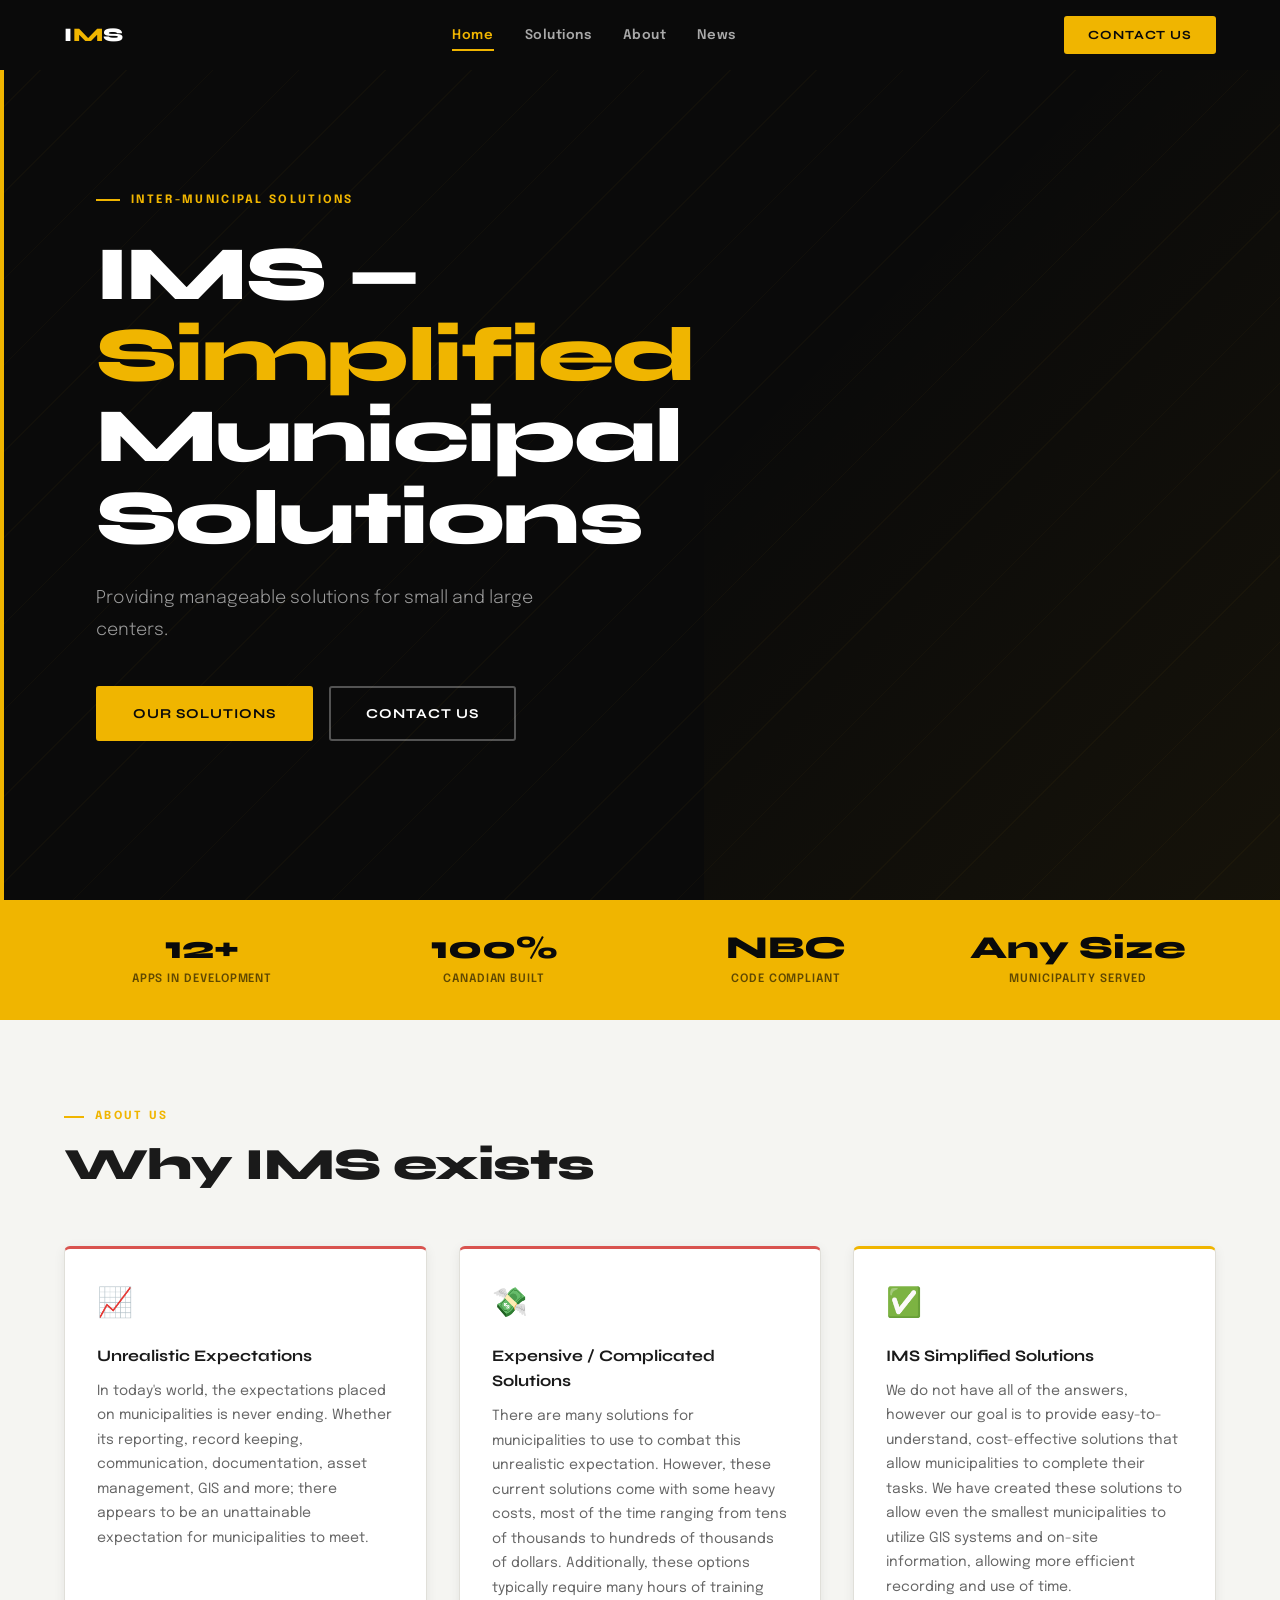
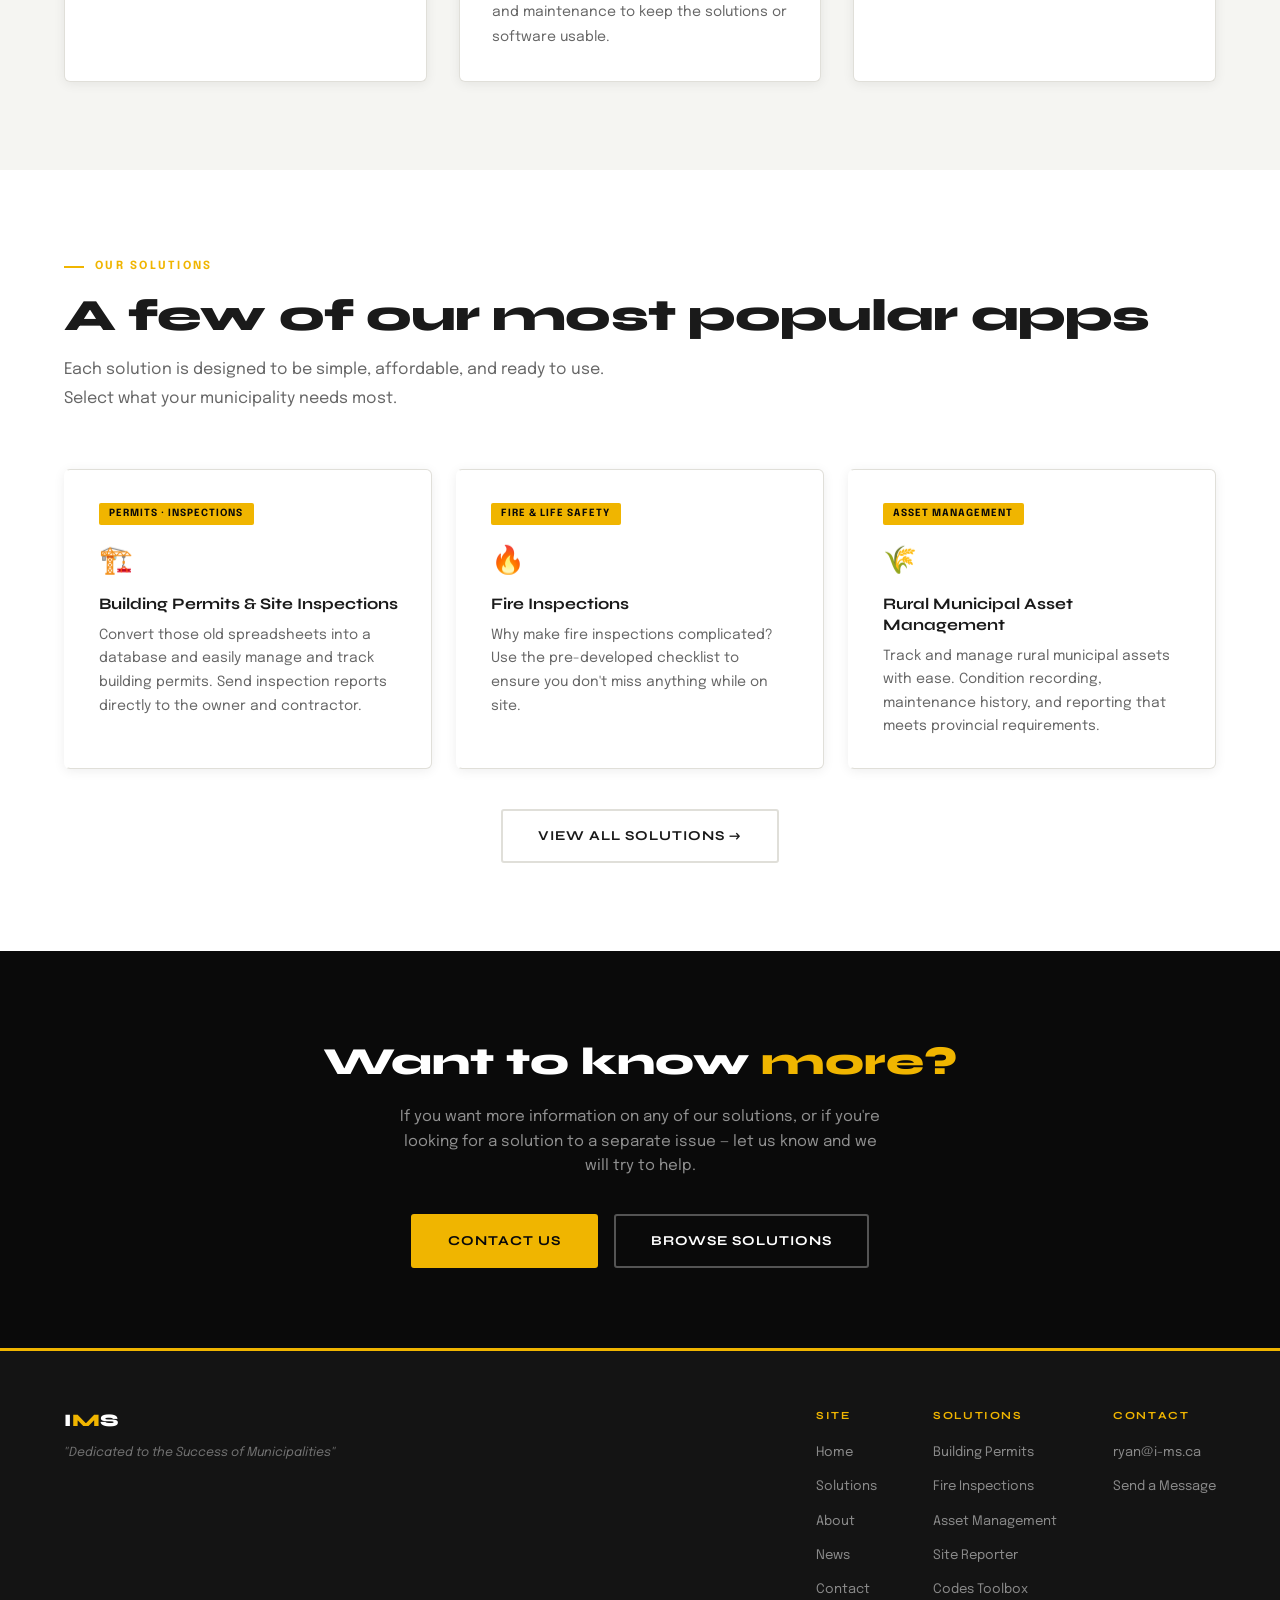
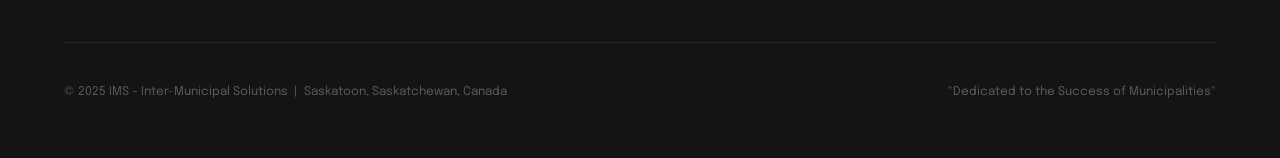
<file: index.html>
<!DOCTYPE html>
<html lang="en">
<head>
  <meta charset="UTF-8" />
  <meta name="viewport" content="width=device-width, initial-scale=1.0" />
  <title>IMS – Inter-Municipal Solutions</title>
  <link rel="preconnect" href="https://fonts.googleapis.com" />
  <link rel="preconnect" href="https://fonts.gstatic.com" crossorigin />
  <link href="https://fonts.googleapis.com/css2?family=Syne:wght@400;600;700;800&family=Epilogue:wght@300;400;500;600&display=swap" rel="stylesheet" />
  <link rel="stylesheet" href="style.css" />
  <style>
    /* HERO */
    .hero {
      min-height: 100vh; display: flex; align-items: center;
      padding: 7rem 4rem 5rem; position: relative; overflow: hidden;
      background: var(--black);
    }
    .hero::before {
      content: ''; position: absolute; inset: 0;
      background: repeating-linear-gradient(
        -45deg, transparent, transparent 60px,
        rgba(240,181,0,.03) 60px, rgba(240,181,0,.03) 61px
      );
    }
    .hero-accent {
      position: absolute; top: 0; right: 0; width: 45%;
      height: 100%; background: linear-gradient(135deg, transparent 30%, rgba(240,181,0,.05) 100%);
    }
    .hero-bar {
      position: absolute; left: 0; top: 0; bottom: 0;
      width: 4px; background: var(--yellow);
    }
    .hero-content { position: relative; max-width: 780px; padding-left: 2rem; animation: fadeUp .9s ease both; }
    @keyframes fadeUp { from { opacity:0; transform:translateY(28px); } to { opacity:1; transform:none; } }
    .hero-eyebrow {
      font-size: .72rem; font-weight: 700; letter-spacing: .2em;
      text-transform: uppercase; color: var(--yellow);
      display: flex; align-items: center; gap: .7rem; margin-bottom: 1.5rem;
    }
    .hero-eyebrow::before { content:''; width:24px; height:2px; background:var(--yellow); display:block; }
    .hero h1 {
      font-family: 'Syne', sans-serif; font-weight: 800;
      font-size: clamp(2.8rem, 6vw, 5rem);
      line-height: 1.06; letter-spacing: -.02em;
      color: var(--white); margin-bottom: 1.5rem;
    }
    .hero h1 em { font-style: normal; color: var(--yellow); }
    .hero p {
      font-size: 1.1rem; font-weight: 300; color: rgba(255,255,255,.6);
      max-width: 500px; line-height: 1.8; margin-bottom: 2.5rem;
    }
    .hero-actions { display: flex; gap: 1rem; flex-wrap: wrap; }

    /* STATS */
    .stats-bar {
      background: var(--yellow);
      padding: 2rem 4rem;
      display: grid; grid-template-columns: repeat(4,1fr); gap: 1rem;
    }
    .stat { text-align: center; }
    .stat-num {
      font-family: 'Syne', sans-serif; font-size: 2rem;
      font-weight: 800; color: var(--black); line-height: 1;
    }
    .stat-label {
      font-size: .72rem; color: rgba(0,0,0,.6); letter-spacing: .08em;
      text-transform: uppercase; margin-top: .35rem; font-weight: 600;
    }

    /* ABOUT */
    .about { background: var(--warm); }
    .about-grid { display: grid; grid-template-columns: repeat(3,1fr); gap: 2rem; }
    .about-card {
      background: var(--white); border: 1px solid var(--border);
      border-radius: 6px; padding: 2rem;
      border-top: 3px solid var(--border);
      box-shadow: var(--shadow);
      transition: border-top-color .3s, box-shadow .3s;
    }
    .about-card:hover { box-shadow: var(--shadow-md); }
    .about-card.problem { border-top-color: #d9534f; }
    .about-card.solution { border-top-color: var(--yellow); }
    .card-icon { font-size: 1.8rem; margin-bottom: 1rem; display: block; }
    .about-card h3 {
      font-family: 'Syne', sans-serif; font-weight: 700;
      font-size: 1rem; color: var(--text); margin-bottom: .65rem;
    }
    .about-card p { font-size: .875rem; color: var(--muted); line-height: 1.75; }

    /* FEATURED */
    .featured-grid { display: grid; grid-template-columns: repeat(3,1fr); gap: 1.5rem; }

    @media (max-width: 960px) {
      .hero { padding: 7rem 1.5rem 4rem; }
      .hero-content { padding-left: 1rem; }
      .stats-bar { grid-template-columns: repeat(2,1fr); padding: 2rem 1.5rem; }
      .about-grid, .featured-grid { grid-template-columns: 1fr; }
    }
  </style>
</head>
<body>

<nav id="main-nav">
  <a class="nav-logo" href="index.html">I<span>M</span>S</a>
  <ul class="nav-links">
    <li><a href="index.html" class="active">Home</a></li>
    <li><a href="solutions.html">Solutions</a></li>
    <li><a href="about.html">About</a></li>
    <li><a href="news.html">News</a></li>
  </ul>
  <a class="nav-cta" href="contact.html">Contact Us</a>
</nav>

<!-- HERO -->
<section class="hero">
  <div class="hero-accent"></div>
  <div class="hero-bar"></div>
  <div class="hero-content">
    <div class="hero-eyebrow">Inter-Municipal Solutions</div>
    <h1>IMS — <em>Simplified</em><br />Municipal Solutions</h1>
    <p>Providing manageable solutions for small and large centers.</p>
    <div class="hero-actions">
      <a href="solutions.html" class="btn-primary">Our Solutions</a>
      <a href="contact.html" class="btn-primary-outline">Contact Us</a>
    </div>
  </div>
</section>

<!-- STATS -->
<div class="stats-bar">
  <div class="stat"><div class="stat-num">12+</div><div class="stat-label">Apps in Development</div></div>
  <div class="stat"><div class="stat-num">100%</div><div class="stat-label">Canadian Built</div></div>
  <div class="stat"><div class="stat-num">NBC</div><div class="stat-label">Code Compliant</div></div>
  <div class="stat"><div class="stat-num">Any Size</div><div class="stat-label">Municipality Served</div></div>
</div>

<!-- ABOUT -->
<section class="about">
  <div class="section-header reveal">
    <div class="section-eyebrow">About Us</div>
    <h2 class="section-title">Why IMS exists</h2>
  </div>
  <div class="about-grid">
    <div class="about-card problem reveal">
      <span class="card-icon">📈</span>
      <h3>Unrealistic Expectations</h3>
      <p>In today's world, the expectations placed on municipalities is never ending. Whether its reporting, record keeping, communication, documentation, asset management, GIS and more; there appears to be an unattainable expectation for municipalities to meet.</p>
    </div>
    <div class="about-card problem reveal">
      <span class="card-icon">💸</span>
      <h3>Expensive / Complicated Solutions</h3>
      <p>There are many solutions for municipalities to use to combat this unrealistic expectation. However, these current solutions come with some heavy costs, most of the time ranging from tens of thousands to hundreds of thousands of dollars. Additionally, these options typically require many hours of training and maintenance to keep the solutions or software usable.</p>
    </div>
    <div class="about-card solution reveal">
      <span class="card-icon">✅</span>
      <h3>IMS Simplified Solutions</h3>
      <p>We do not have all of the answers, however our goal is to provide easy-to-understand, cost-effective solutions that allow municipalities to complete their tasks. We have created these solutions to allow even the smallest municipalities to utilize GIS systems and on-site information, allowing more efficient recording and use of time.</p>
    </div>
  </div>
</section>

<!-- FEATURED SOLUTIONS -->
<section>
  <div class="section-header reveal">
    <div class="section-eyebrow">Our Solutions</div>
    <h2 class="section-title">A few of our most popular apps</h2>
    <p class="section-sub">Each solution is designed to be simple, affordable, and ready to use. Select what your municipality needs most.</p>
  </div>
  <div class="featured-grid">
    <div class="card sol-card reveal">
      <span class="sol-tag">Permits · Inspections</span>
      <span class="sol-icon">🏗️</span>
      <h3>Building Permits & Site Inspections</h3>
      <p>Convert those old spreadsheets into a database and easily manage and track building permits. Send inspection reports directly to the owner and contractor.</p>
    </div>
    <div class="card sol-card reveal">
      <span class="sol-tag">Fire & Life Safety</span>
      <span class="sol-icon">🔥</span>
      <h3>Fire Inspections</h3>
      <p>Why make fire inspections complicated? Use the pre-developed checklist to ensure you don't miss anything while on site.</p>
    </div>
    <div class="card sol-card reveal">
      <span class="sol-tag">Asset Management</span>
      <span class="sol-icon">🌾</span>
      <h3>Rural Municipal Asset Management</h3>
      <p>Track and manage rural municipal assets with ease. Condition recording, maintenance history, and reporting that meets provincial requirements.</p>
    </div>
  </div>
  <div style="margin-top:2.5rem; text-align:center;" class="reveal">
    <a href="solutions.html" class="btn-secondary">View All Solutions →</a>
  </div>
</section>

<!-- CTA -->
<div class="cta-strip reveal">
  <h2>Want to know <em>more?</em></h2>
  <p>If you want more information on any of our solutions, or if you're looking for a solution to a separate issue — let us know and we will try to help.</p>
  <div class="actions">
    <a href="contact.html" class="btn-primary">Contact Us</a>
    <a href="solutions.html" class="btn-primary-outline">Browse Solutions</a>
  </div>
</div>

<footer>
  <div class="footer-inner">
    <div class="footer-brand">
      <a class="nav-logo" href="index.html">I<span>M</span>S</a>
      <div class="footer-tagline">"Dedicated to the Success of Municipalities"</div>
    </div>
    <div class="footer-nav">
      <div class="footer-nav-group">
        <h4>Site</h4>
        <ul>
          <li><a href="index.html">Home</a></li>
          <li><a href="solutions.html">Solutions</a></li>
          <li><a href="about.html">About</a></li>
          <li><a href="news.html">News</a></li>
          <li><a href="contact.html">Contact</a></li>
        </ul>
      </div>
      <div class="footer-nav-group">
        <h4>Solutions</h4>
        <ul>
          <li><a href="solutions.html">Building Permits</a></li>
          <li><a href="solutions.html">Fire Inspections</a></li>
          <li><a href="solutions.html">Asset Management</a></li>
          <li><a href="solutions.html">Site Reporter</a></li>
          <li><a href="solutions.html">Codes Toolbox</a></li>
        </ul>
      </div>
      <div class="footer-nav-group">
        <h4>Contact</h4>
        <ul>
          <li><a href="mailto:ryan@i-ms.ca">ryan@i-ms.ca</a></li>
          <li><a href="contact.html">Send a Message</a></li>
        </ul>
      </div>
    </div>
  </div>
  <div class="footer-bottom">
    <div class="footer-copy">© 2025 IMS – Inter-Municipal Solutions &nbsp;|&nbsp; Saskatoon, Saskatchewan, Canada</div>
    <div class="footer-copy">"Dedicated to the Success of Municipalities"</div>
  </div>
</footer>

<script>
  const observer = new IntersectionObserver((entries) => {
    entries.forEach((e, i) => {
      if (e.isIntersecting) { setTimeout(() => e.target.classList.add('visible'), i * 70); observer.unobserve(e.target); }
    });
  }, { threshold: 0.08 });
  document.querySelectorAll('.reveal').forEach(el => observer.observe(el));
  window.addEventListener('scroll', () => {
    document.getElementById('main-nav').classList.toggle('scrolled', window.scrollY > 50);
  });
</script>
</body>
</html>
</file>
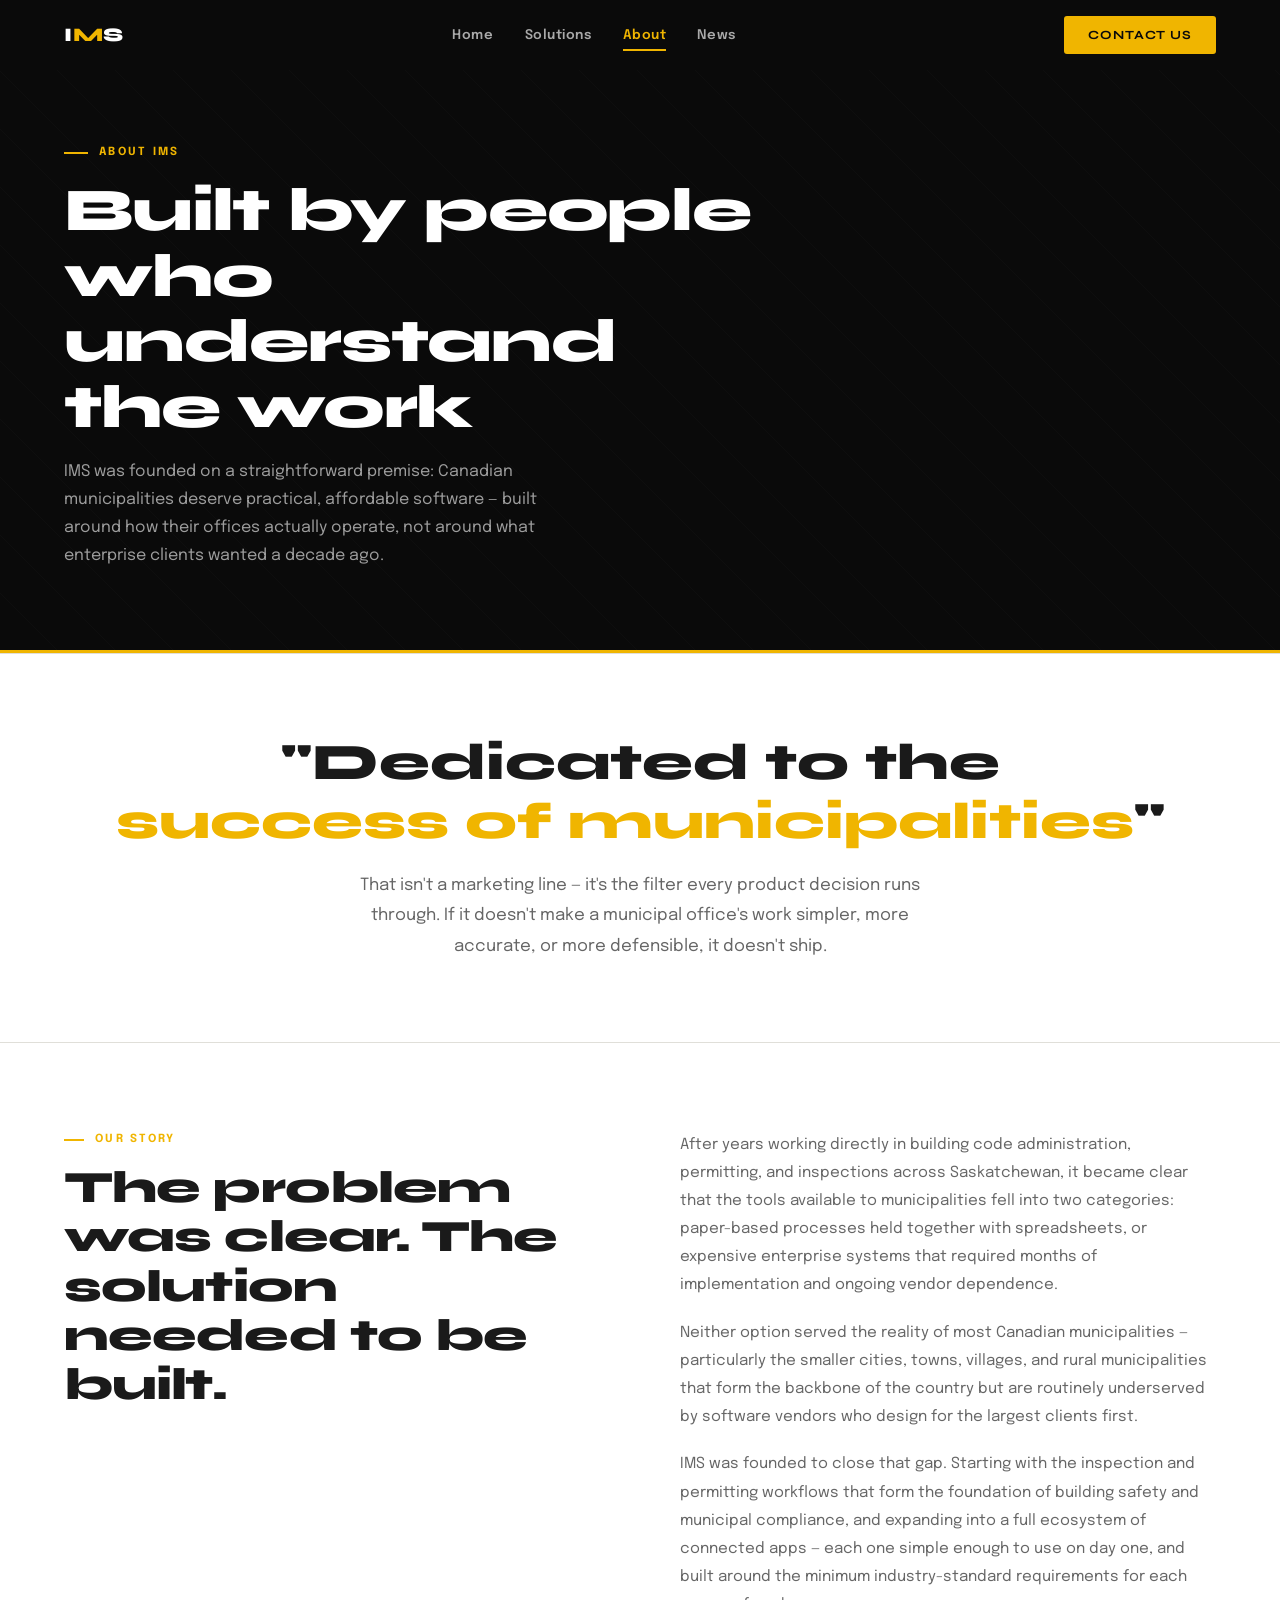
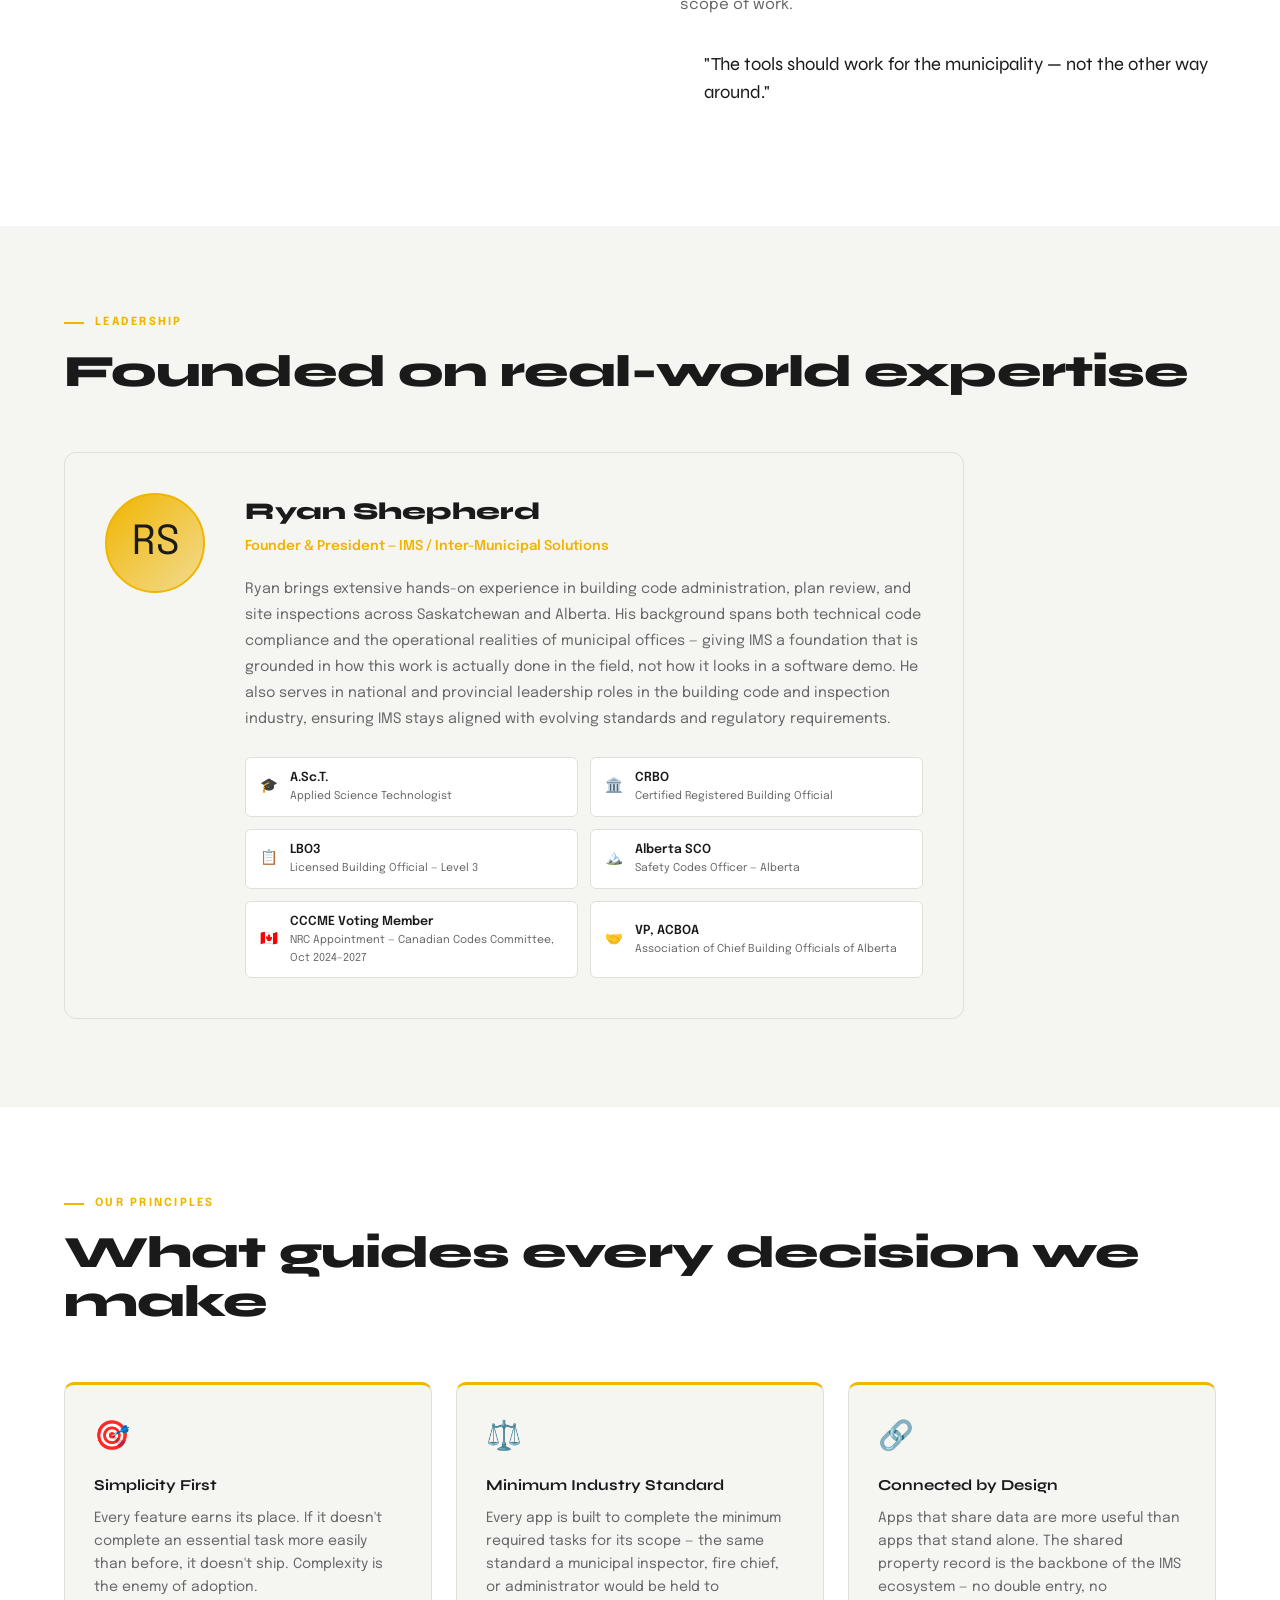
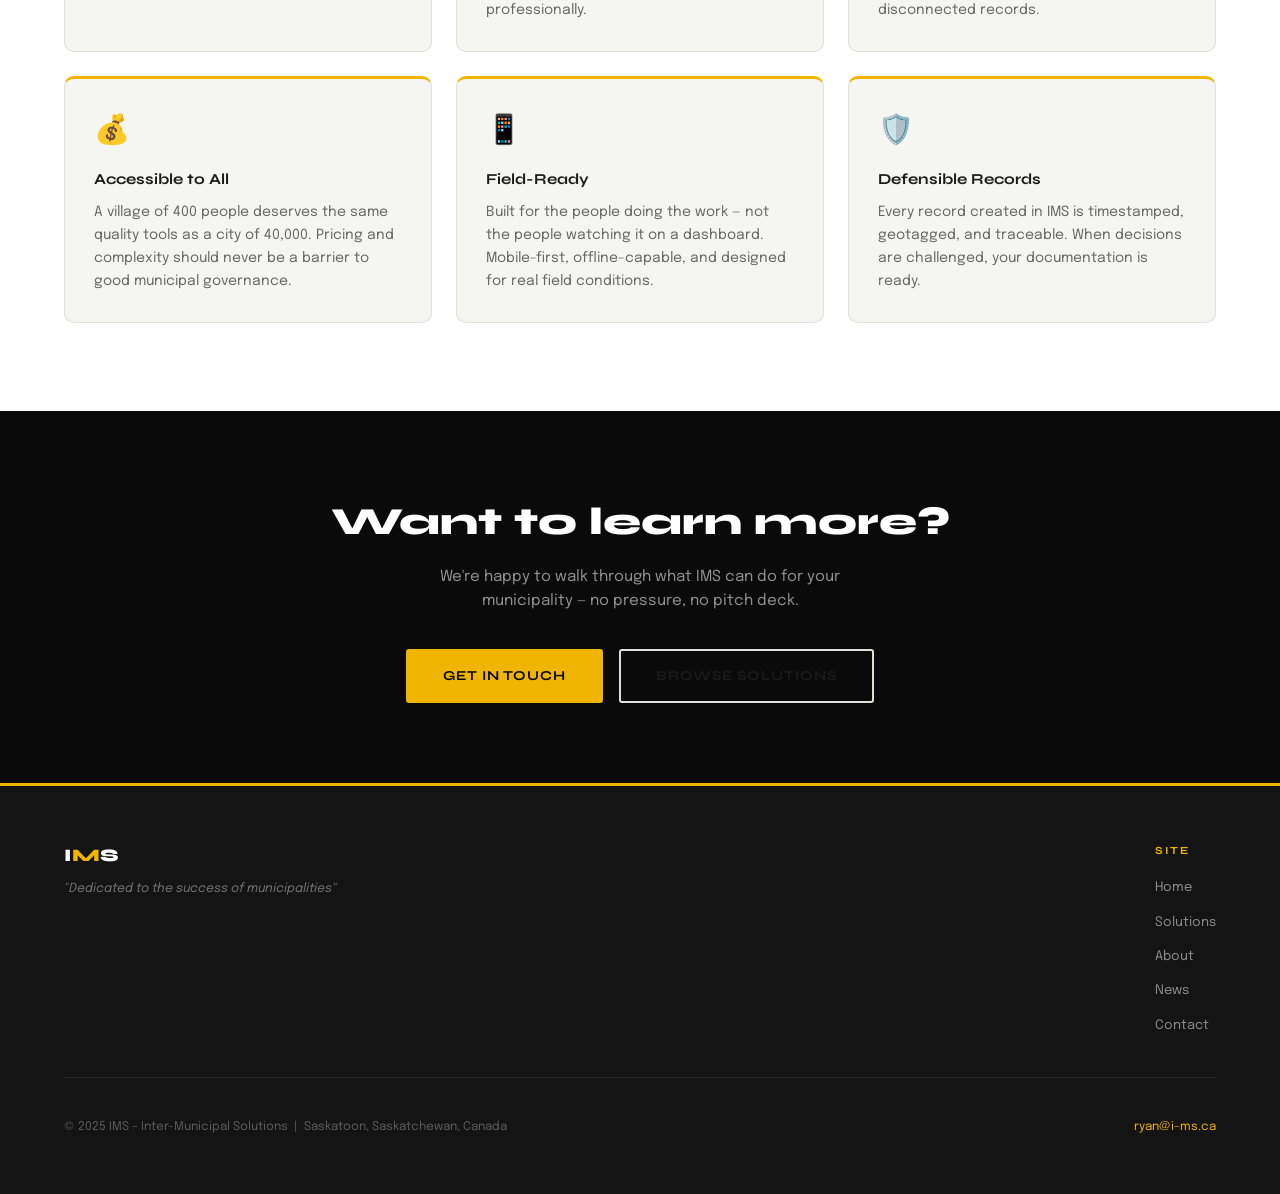
<file: about.html>
<!DOCTYPE html>
<html lang="en">
<head>
  <meta charset="UTF-8" />
  <meta name="viewport" content="width=device-width, initial-scale=1.0" />
  <title>About – IMS Inter-Municipal Solutions</title>
  <link rel="preconnect" href="https://fonts.googleapis.com" />
  <link rel="preconnect" href="https://fonts.gstatic.com" crossorigin />
  <link href="https://fonts.googleapis.com/css2?family=Syne:wght@400;600;700;800&family=Epilogue:wght@300;400;500;600&display=swap" rel="stylesheet" />
  <link rel="stylesheet" href="style.css" />
  <style>
    .about-split { display: grid; grid-template-columns: 1fr 1fr; gap: 5rem; align-items: start; }
    .about-split p { font-size: .95rem; color: var(--muted); line-height: 1.85; margin-bottom: 1.2rem; }
    .pull-quote {
      border-left: 3px solid var(--teal); padding-left: 1.5rem; margin: 2rem 0;
      font-family: 'Syne', sans-serif; font-size: 1.15rem; color: var(--text); line-height: 1.5;
    }
    .values-grid { display: grid; grid-template-columns: repeat(3,1fr); gap: 1.5rem; margin-top: 3rem; }
    .value-card {
      background: var(--warm); border: 1px solid var(--border);
      border-radius: 10px; padding: 1.8rem;
      border-top: 3px solid var(--yellow);
    }
    .value-card h3 {
      font-family: 'Syne', sans-serif; font-weight: 700;
      font-size: .95rem; color: var(--text); margin-bottom: .6rem; margin-top: .8rem;
    }
    .value-card p { font-size: .875rem; color: var(--muted); line-height: 1.65; }
    .value-icon { font-size: 1.8rem; }

    /* LEADERSHIP CARD */
    .leadership { background: var(--warm); }
    .leader-card {
      background: var(--warm); border: 1px solid var(--border);
      border-radius: 12px; padding: 2.5rem;
      display: grid; grid-template-columns: auto 1fr; gap: 2.5rem; align-items: start;
      max-width: 900px;
    }
    .leader-avatar {
      width: 100px; height: 100px; border-radius: 50%;
      background: linear-gradient(135deg, var(--yellow), rgba(240,181,0,.4));
      border: 2px solid var(--yellow); display: flex; align-items: center;
      justify-content: center; font-size: 2.5rem; flex-shrink: 0;
    }
    .leader-name {
      font-family: 'Syne', sans-serif; font-weight: 800;
      font-size: 1.5rem; color: var(--text); margin-bottom: .3rem;
    }
    .leader-title { font-size: .85rem; color: var(--yellow); margin-bottom: 1.2rem; font-weight: 600; }
    .leader-bio { font-size: .9rem; color: var(--muted); line-height: 1.8; margin-bottom: 1.5rem; }
    .credentials-grid { display: grid; grid-template-columns: repeat(2,1fr); gap: .75rem; }
    .credential {
      background: var(--white); border: 1px solid var(--border); border-radius: 6px;
      padding: .65rem .9rem; display: flex; align-items: center; gap: .7rem;
    }
    .cred-icon { font-size: .9rem; }
    .cred-text { font-size: .78rem; color: var(--text); font-weight: 600; }
    .cred-sub { font-size: .68rem; color: var(--muted); }

    /* MISSION STRIP */
    .mission-strip {
      background: linear-gradient(135deg, var(--navy3), var(--navy2));
      border-top: 1px solid var(--border); border-bottom: 1px solid var(--border);
      padding: 5rem 4rem; text-align: center;
    }
    .mission-strip h2 {
      font-family: 'Syne', sans-serif; font-weight: 800;
      font-size: clamp(2rem, 4vw, 3.2rem); color: var(--text);
      line-height: 1.15; margin-bottom: 1.2rem;
    }
    .mission-strip h2 em { font-style: normal; color: var(--yellow); }
    .mission-strip p { font-size: 1.05rem; color: var(--muted); max-width: 600px; margin: 0 auto; line-height: 1.8; }

    @media (max-width: 960px) {
      .about-split { grid-template-columns: 1fr; gap: 2.5rem; }
      .values-grid { grid-template-columns: 1fr; }
      .leader-card { grid-template-columns: 1fr; gap: 1.5rem; }
      .credentials-grid { grid-template-columns: 1fr; }
      .mission-strip { padding: 3.5rem 1.5rem; }
    }
  </style>
</head>
<body>

<nav id="main-nav">
  <a class="nav-logo" href="index.html">I<span>M</span>S</a>
  <ul class="nav-links">
    <li><a href="index.html">Home</a></li>
    <li><a href="solutions.html">Solutions</a></li>
    <li><a href="about.html" class="active">About</a></li>
    <li><a href="news.html">News</a></li>
  </ul>
  <a class="nav-cta" href="contact.html">Contact Us</a>
</nav>

<div class="page-header">
  <div class="page-header-grid"></div>
  <div class="page-header-glow"></div>
  <div class="page-header-content">
    <div class="eyebrow">About IMS</div>
    <h1>Built by people who<br />understand the work</h1>
    <p>IMS was founded on a straightforward premise: Canadian municipalities deserve practical, affordable software — built around how their offices actually operate, not around what enterprise clients wanted a decade ago.</p>
  </div>
</div>

<!-- MISSION STRIP -->
<div class="mission-strip">
  <h2>"Dedicated to the<br /><em>success of municipalities</em>"</h2>
  <p>That isn't a marketing line — it's the filter every product decision runs through. If it doesn't make a municipal office's work simpler, more accurate, or more defensible, it doesn't ship.</p>
</div>

<!-- OUR STORY -->
<section>
  <div class="about-split">
    <div class="reveal">
      <div class="section-eyebrow">Our Story</div>
      <h2 class="section-title">The problem was clear. The solution needed to be built.</h2>
    </div>
    <div class="reveal">
      <p>After years working directly in building code administration, permitting, and inspections across Saskatchewan, it became clear that the tools available to municipalities fell into two categories: paper-based processes held together with spreadsheets, or expensive enterprise systems that required months of implementation and ongoing vendor dependence.</p>
      <p>Neither option served the reality of most Canadian municipalities — particularly the smaller cities, towns, villages, and rural municipalities that form the backbone of the country but are routinely underserved by software vendors who design for the largest clients first.</p>
      <p>IMS was founded to close that gap. Starting with the inspection and permitting workflows that form the foundation of building safety and municipal compliance, and expanding into a full ecosystem of connected apps — each one simple enough to use on day one, and built around the minimum industry-standard requirements for each scope of work.</p>
      <div class="pull-quote">"The tools should work for the municipality — not the other way around."</div>
    </div>
  </div>
</section>

<!-- LEADERSHIP -->
<section class="leadership">
  <div class="section-header reveal">
    <div class="section-eyebrow">Leadership</div>
    <h2 class="section-title">Founded on real-world expertise</h2>
  </div>
  <div class="leader-card reveal">
    <div class="leader-avatar">RS</div>
    <div>
      <div class="leader-name">Ryan Shepherd</div>
      <div class="leader-title">Founder &amp; President — IMS / Inter-Municipal Solutions</div>
      <p class="leader-bio">Ryan brings extensive hands-on experience in building code administration, plan review, and site inspections across Saskatchewan and Alberta. His background spans both technical code compliance and the operational realities of municipal offices — giving IMS a foundation that is grounded in how this work is actually done in the field, not how it looks in a software demo. He also serves in national and provincial leadership roles in the building code and inspection industry, ensuring IMS stays aligned with evolving standards and regulatory requirements.</p>
      <div class="credentials-grid">
        <div class="credential">
          <div class="cred-icon">🎓</div>
          <div><div class="cred-text">A.Sc.T.</div><div class="cred-sub">Applied Science Technologist</div></div>
        </div>
        <div class="credential">
          <div class="cred-icon">🏛️</div>
          <div><div class="cred-text">CRBO</div><div class="cred-sub">Certified Registered Building Official</div></div>
        </div>
        <div class="credential">
          <div class="cred-icon">📋</div>
          <div><div class="cred-text">LBO3</div><div class="cred-sub">Licensed Building Official — Level 3</div></div>
        </div>
        <div class="credential">
          <div class="cred-icon">🏔️</div>
          <div><div class="cred-text">Alberta SCO</div><div class="cred-sub">Safety Codes Officer — Alberta</div></div>
        </div>
        <div class="credential">
          <div class="cred-icon">🇨🇦</div>
          <div><div class="cred-text">CCCME Voting Member</div><div class="cred-sub">NRC Appointment — Canadian Codes Committee, Oct 2024–2027</div></div>
        </div>
        <div class="credential">
          <div class="cred-icon">🤝</div>
          <div><div class="cred-text">VP, ACBOA</div><div class="cred-sub">Association of Chief Building Officials of Alberta</div></div>
        </div>
      </div>
    </div>
  </div>
</section>

<!-- VALUES -->
<section>
  <div class="section-header reveal">
    <div class="section-eyebrow">Our Principles</div>
    <h2 class="section-title">What guides every decision we make</h2>
  </div>
  <div class="values-grid">
    <div class="value-card reveal">
      <div class="value-icon">🎯</div>
      <h3>Simplicity First</h3>
      <p>Every feature earns its place. If it doesn't complete an essential task more easily than before, it doesn't ship. Complexity is the enemy of adoption.</p>
    </div>
    <div class="value-card reveal">
      <div class="value-icon">⚖️</div>
      <h3>Minimum Industry Standard</h3>
      <p>Every app is built to complete the minimum required tasks for its scope — the same standard a municipal inspector, fire chief, or administrator would be held to professionally.</p>
    </div>
    <div class="value-card reveal">
      <div class="value-icon">🔗</div>
      <h3>Connected by Design</h3>
      <p>Apps that share data are more useful than apps that stand alone. The shared property record is the backbone of the IMS ecosystem — no double entry, no disconnected records.</p>
    </div>
    <div class="value-card reveal">
      <div class="value-icon">💰</div>
      <h3>Accessible to All</h3>
      <p>A village of 400 people deserves the same quality tools as a city of 40,000. Pricing and complexity should never be a barrier to good municipal governance.</p>
    </div>
    <div class="value-card reveal">
      <div class="value-icon">📱</div>
      <h3>Field-Ready</h3>
      <p>Built for the people doing the work — not the people watching it on a dashboard. Mobile-first, offline-capable, and designed for real field conditions.</p>
    </div>
    <div class="value-card reveal">
      <div class="value-icon">🛡️</div>
      <h3>Defensible Records</h3>
      <p>Every record created in IMS is timestamped, geotagged, and traceable. When decisions are challenged, your documentation is ready.</p>
    </div>
  </div>
</section>

<div class="cta-strip reveal">
  <h2>Want to learn more?</h2>
  <p>We're happy to walk through what IMS can do for your municipality — no pressure, no pitch deck.</p>
  <div class="actions">
    <a href="contact.html" class="btn-primary">Get in Touch</a>
    <a href="solutions.html" class="btn-secondary">Browse Solutions</a>
  </div>
</div>

<footer>
  <div class="footer-inner">
    <div class="footer-brand">
      <a class="nav-logo" href="index.html">I<span>M</span>S</a>
      <div class="footer-tagline">"Dedicated to the success of municipalities"</div>
    </div>
    <div class="footer-nav">
      <div class="footer-nav-group">
        <h4>Site</h4>
        <ul>
          <li><a href="index.html">Home</a></li>
          <li><a href="solutions.html">Solutions</a></li>
          <li><a href="about.html">About</a></li>
          <li><a href="news.html">News</a></li>
          <li><a href="contact.html">Contact</a></li>
        </ul>
      </div>
    </div>
  </div>
  <div class="footer-bottom">
    <div class="footer-copy">© 2025 IMS – Inter-Municipal Solutions &nbsp;|&nbsp; Saskatoon, Saskatchewan, Canada</div>
    <div class="footer-copy"><a href="contact.html" style="color:var(--yellow);text-decoration:none;">ryan@i-ms.ca</a></div>
  </div>
</footer>

<script>
  const observer = new IntersectionObserver((entries) => {
    entries.forEach((e, i) => {
      if (e.isIntersecting) { setTimeout(() => e.target.classList.add('visible'), i * 70); observer.unobserve(e.target); }
    });
  }, { threshold: 0.08 });
  document.querySelectorAll('.reveal').forEach(el => observer.observe(el));
  window.addEventListener('scroll', () => {
    document.getElementById('main-nav').classList.toggle('scrolled', window.scrollY > 50);
  });
</script>
</body>
</html>
</file>
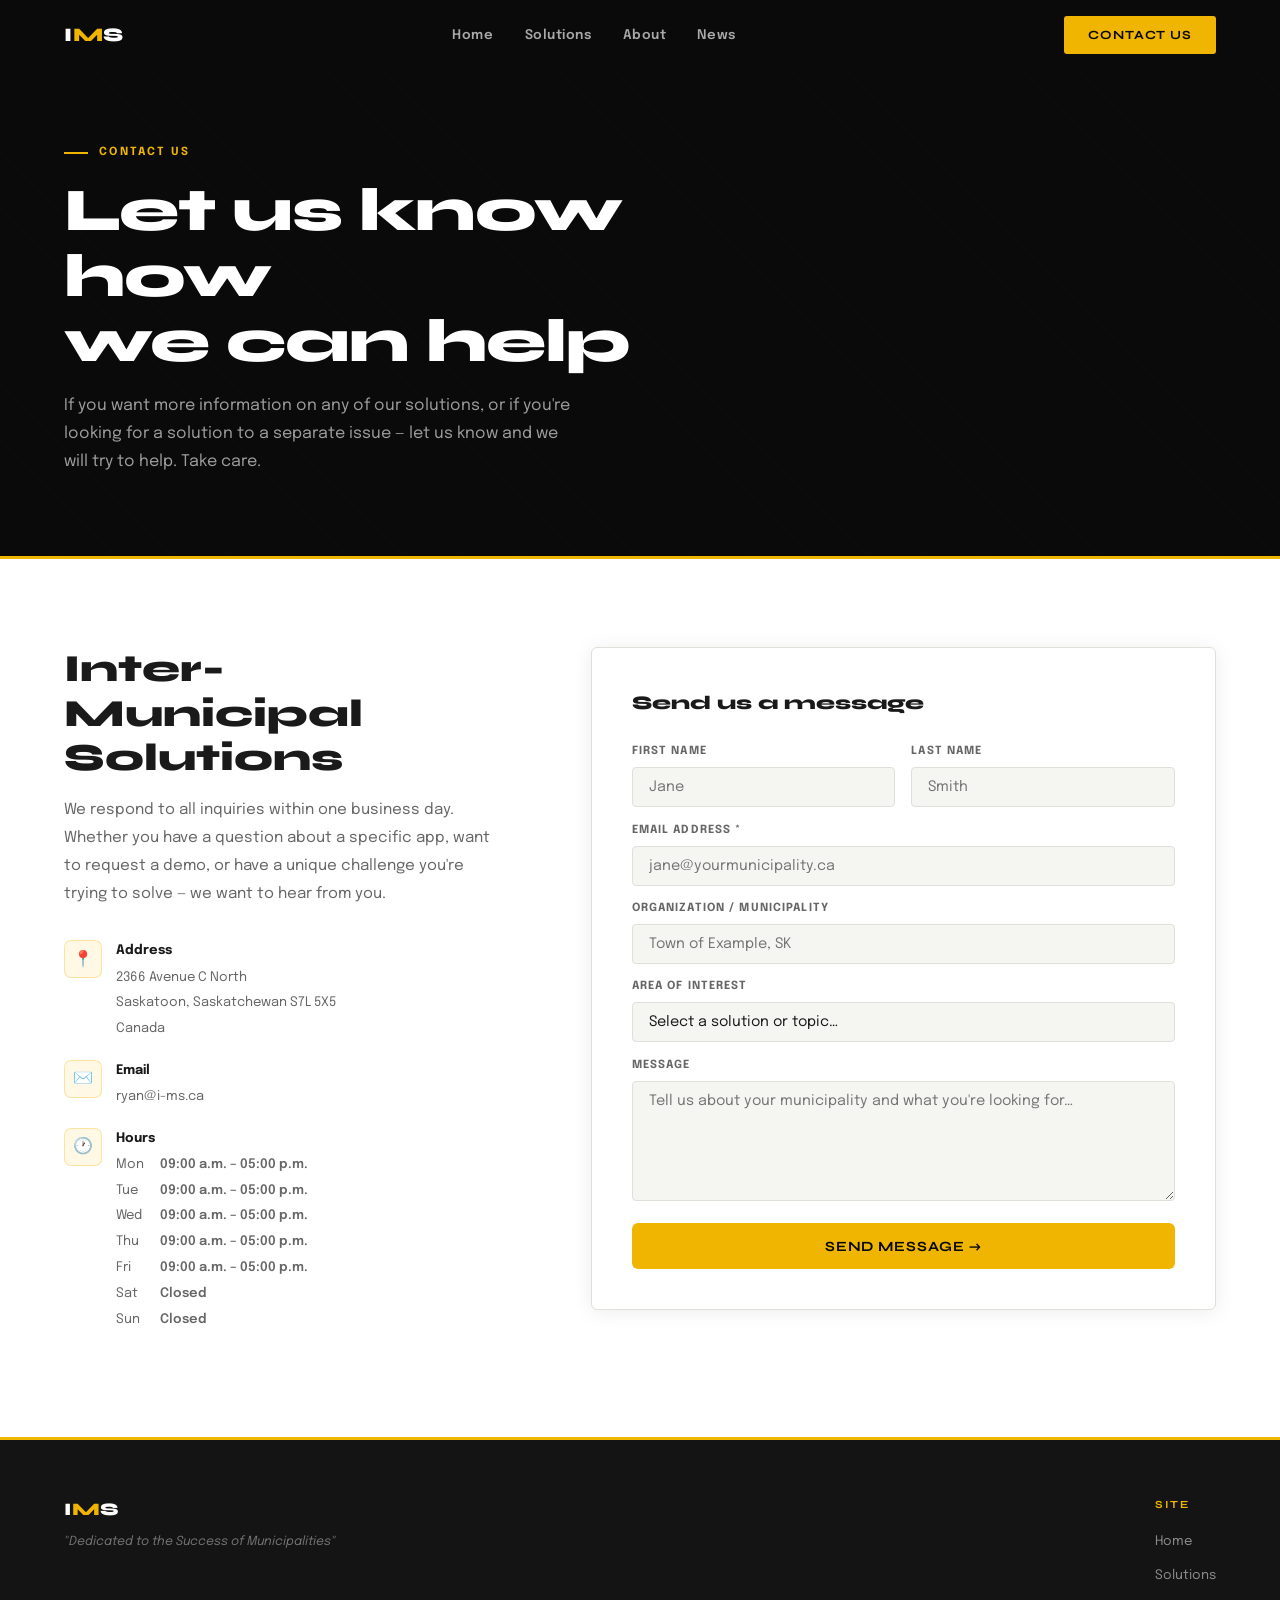
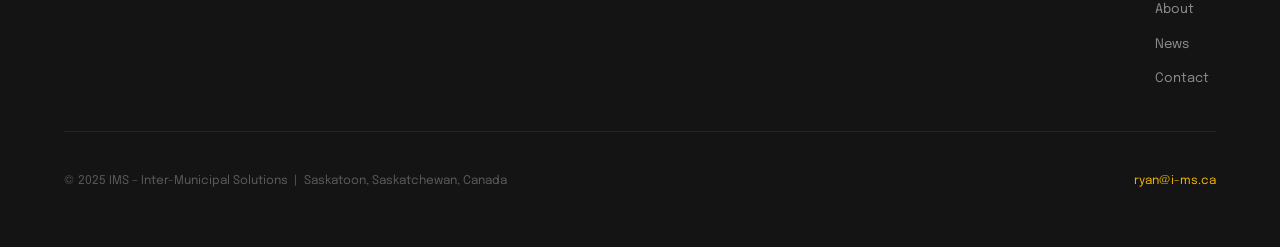
<file: contact.html>
<!DOCTYPE html>
<html lang="en">
<head>
  <meta charset="UTF-8" />
  <meta name="viewport" content="width=device-width, initial-scale=1.0" />
  <title>Contact – IMS Inter-Municipal Solutions</title>
  <link rel="preconnect" href="https://fonts.googleapis.com" />
  <link rel="preconnect" href="https://fonts.gstatic.com" crossorigin />
  <link href="https://fonts.googleapis.com/css2?family=Syne:wght@400;600;700;800&family=Epilogue:wght@300;400;500;600&display=swap" rel="stylesheet" />
  <link rel="stylesheet" href="style.css" />
  <style>
    .contact-inner {
      display: grid; grid-template-columns: 1fr 1.4fr; gap: 5rem; align-items: start;
    }
    .contact-info h2 {
      font-family: 'Syne', sans-serif; font-weight: 800;
      font-size: clamp(1.8rem, 3vw, 2.5rem); color: var(--text);
      line-height: 1.15; margin-bottom: 1rem;
    }
    .contact-info > p {
      font-size: .95rem; color: var(--muted); line-height: 1.85; margin-bottom: 2rem;
    }
    .contact-detail {
      display: flex; align-items: flex-start; gap: .9rem; margin-bottom: 1.2rem;
    }
    .cd-icon {
      width: 38px; height: 38px; flex-shrink: 0;
      background: rgba(240,181,0,.1); border: 1px solid rgba(240,181,0,.3);
      border-radius: 7px; display: flex; align-items: center; justify-content: center; font-size: 1rem;
    }
    .cd-text strong { display: block; font-size: .82rem; font-weight: 700; color: var(--text); margin-bottom: .15rem; }
    .cd-text span { font-size: .82rem; color: var(--muted); line-height: 1.6; }

    .hours-grid {
      display: grid; grid-template-columns: auto 1fr; gap: .3rem 1rem;
      font-size: .82rem; margin-top: .3rem;
    }
    .hours-day { color: var(--muted); }
    .hours-time { color: var(--text); font-weight: 600; }
    .hours-time.today { color: var(--yellow); }

    .contact-form-wrap {
      background: var(--white); border: 1px solid var(--border);
      border-radius: 6px; padding: 2.5rem; box-shadow: 0 2px 20px rgba(0,0,0,.08);
    }
    .contact-form-wrap h3 {
      font-family: 'Syne', sans-serif; font-weight: 800;
      font-size: 1.2rem; color: var(--text); margin-bottom: 1.5rem;
    }
    .form-submit {
      background: var(--yellow); color: var(--black);
      font-family: 'Syne', sans-serif; font-weight: 700;
      font-size: .88rem; letter-spacing: .06em; text-transform: uppercase;
      padding: .9rem 2rem; border-radius: 6px; border: none;
      cursor: pointer; width: 100%; margin-top: .5rem;
      transition: background .2s, transform .15s;
    }
    .form-submit:hover { background: var(--yellow2); transform: translateY(-1px); }
    .success-msg {
      display: none; background: rgba(0,212,180,.1); border: 1px solid rgba(0,212,180,.3);
      border-radius: 8px; padding: 1.2rem; text-align: center;
      color: var(--yellow); font-weight: 600; margin-top: 1rem; font-size: .9rem;
    }

    @media (max-width: 960px) {
      .contact-inner { grid-template-columns: 1fr; gap: 2.5rem; }
      .contact-form-wrap { padding: 1.5rem; }
    }
  </style>
</head>
<body>

<nav id="main-nav">
  <a class="nav-logo" href="index.html">I<span>M</span>S</a>
  <ul class="nav-links">
    <li><a href="index.html">Home</a></li>
    <li><a href="solutions.html">Solutions</a></li>
    <li><a href="about.html">About</a></li>
    <li><a href="news.html">News</a></li>
  </ul>
  <a class="nav-cta" href="contact.html">Contact Us</a>
</nav>

<div class="page-header">
  <div class="page-header-grid"></div>
  <div class="page-header-glow"></div>
  <div class="page-header-content">
    <div class="eyebrow">Contact Us</div>
    <h1>Let us know how<br />we can help</h1>
    <p>If you want more information on any of our solutions, or if you're looking for a solution to a separate issue — let us know and we will try to help. Take care.</p>
  </div>
</div>

<section>
  <div class="contact-inner">

    <!-- LEFT -->
    <div class="contact-info reveal">
      <h2>Inter-Municipal Solutions</h2>
      <p>We respond to all inquiries within one business day. Whether you have a question about a specific app, want to request a demo, or have a unique challenge you're trying to solve — we want to hear from you.</p>

      <div class="contact-detail">
        <div class="cd-icon">📍</div>
        <div class="cd-text">
          <strong>Address</strong>
          <span>2366 Avenue C North<br />Saskatoon, Saskatchewan S7L 5X5<br />Canada</span>
        </div>
      </div>

      <div class="contact-detail">
        <div class="cd-icon">✉️</div>
        <div class="cd-text">
          <strong>Email</strong>
          <span>ryan@i-ms.ca</span>
        </div>
      </div>

      <div class="contact-detail">
        <div class="cd-icon">🕐</div>
        <div class="cd-text">
          <strong>Hours</strong>
          <div class="hours-grid">
            <span class="hours-day">Mon</span><span class="hours-time">09:00 a.m. – 05:00 p.m.</span>
            <span class="hours-day">Tue</span><span class="hours-time">09:00 a.m. – 05:00 p.m.</span>
            <span class="hours-day">Wed</span><span class="hours-time">09:00 a.m. – 05:00 p.m.</span>
            <span class="hours-day">Thu</span><span class="hours-time">09:00 a.m. – 05:00 p.m.</span>
            <span class="hours-day">Fri</span><span class="hours-time">09:00 a.m. – 05:00 p.m.</span>
            <span class="hours-day">Sat</span><span class="hours-time">Closed</span>
            <span class="hours-day">Sun</span><span class="hours-time">Closed</span>
          </div>
        </div>
      </div>
    </div>

    <!-- RIGHT: FORM -->
    <!--
      FORMSPREE: Replace YOUR_FORM_ID with your actual Formspree form ID.
      Example: action="https://formspree.io/f/xpwzabcd"
    -->
    <div class="reveal">
      <div class="contact-form-wrap">
        <h3>Send us a message</h3>
        <form
          action="https://formspree.io/f/YOUR_FORM_ID"
          method="POST"
          id="contact-form"
        >
          <div class="form-row">
            <div class="form-group">
              <label for="fname">First Name</label>
              <input type="text" id="fname" name="first_name" placeholder="Jane" required />
            </div>
            <div class="form-group">
              <label for="lname">Last Name</label>
              <input type="text" id="lname" name="last_name" placeholder="Smith" required />
            </div>
          </div>
          <div class="form-group">
            <label for="email">Email Address *</label>
            <input type="email" id="email" name="email" placeholder="jane@yourmunicipality.ca" required />
          </div>
          <div class="form-group">
            <label for="org">Organization / Municipality</label>
            <input type="text" id="org" name="organization" placeholder="Town of Example, SK" />
          </div>
          <div class="form-group">
            <label for="interest">Area of Interest</label>
            <select id="interest" name="interest">
              <option value="">Select a solution or topic…</option>
              <option>IMS-Planning — Development Permits</option>
              <option>Building Permits &amp; Site Inspections</option>
              <option>Fire Inspections</option>
              <option>Site Reporter — Orders &amp; Violations</option>
              <option>Mass Notification System</option>
              <option>Rural Municipal Asset Management</option>
              <option>Urban Municipal Asset Management</option>
              <option>Building Maintenance &amp; Recording</option>
              <option>Equipment Maintenance &amp; Recording</option>
              <option>Codes Toolbox</option>
              <option>General Inquiry / Demo Request</option>
              <option>Other / Custom Solution</option>
            </select>
          </div>
          <div class="form-group">
            <label for="message">Message</label>
            <textarea id="message" name="message" placeholder="Tell us about your municipality and what you're looking for…"></textarea>
          </div>
          <button type="submit" class="form-submit">Send Message →</button>
          <div class="success-msg" id="success-msg">✓ Message sent — we'll be in touch within one business day.</div>
        </form>
      </div>
    </div>

  </div>
</section>

<footer>
  <div class="footer-inner">
    <div class="footer-brand">
      <a class="nav-logo" href="index.html">I<span>M</span>S</a>
      <div class="footer-tagline">"Dedicated to the Success of Municipalities"</div>
    </div>
    <div class="footer-nav">
      <div class="footer-nav-group">
        <h4>Site</h4>
        <ul>
          <li><a href="index.html">Home</a></li>
          <li><a href="solutions.html">Solutions</a></li>
          <li><a href="about.html">About</a></li>
          <li><a href="news.html">News</a></li>
          <li><a href="contact.html">Contact</a></li>
        </ul>
      </div>
    </div>
  </div>
  <div class="footer-bottom">
    <div class="footer-copy">© 2025 IMS – Inter-Municipal Solutions &nbsp;|&nbsp; Saskatoon, Saskatchewan, Canada</div>
    <div class="footer-copy"><a href="contact.html" style="color:var(--yellow);text-decoration:none;">ryan@i-ms.ca</a></div>
  </div>
</footer>

<script>
  const observer = new IntersectionObserver((entries) => {
    entries.forEach((e, i) => {
      if (e.isIntersecting) { setTimeout(() => e.target.classList.add('visible'), i * 70); observer.unobserve(e.target); }
    });
  }, { threshold: 0.08 });
  document.querySelectorAll('.reveal').forEach(el => observer.observe(el));
  window.addEventListener('scroll', () => {
    document.getElementById('main-nav').classList.toggle('scrolled', window.scrollY > 50);
  });

  // Formspree AJAX
  const form = document.getElementById('contact-form');
  form.addEventListener('submit', async (e) => {
    e.preventDefault();
    const btn = form.querySelector('.form-submit');
    btn.textContent = 'Sending…'; btn.disabled = true;
    try {
      const res = await fetch(form.action, {
        method: 'POST', body: new FormData(form),
        headers: { 'Accept': 'application/json' }
      });
      if (res.ok) {
        form.reset();
        document.getElementById('success-msg').style.display = 'block';
        btn.textContent = 'Sent ✓';
      } else {
        btn.textContent = 'Error — please try again'; btn.disabled = false;
      }
    } catch {
      btn.textContent = 'Error — please try again'; btn.disabled = false;
    }
  });
</script>
</body>
</html>
</file>
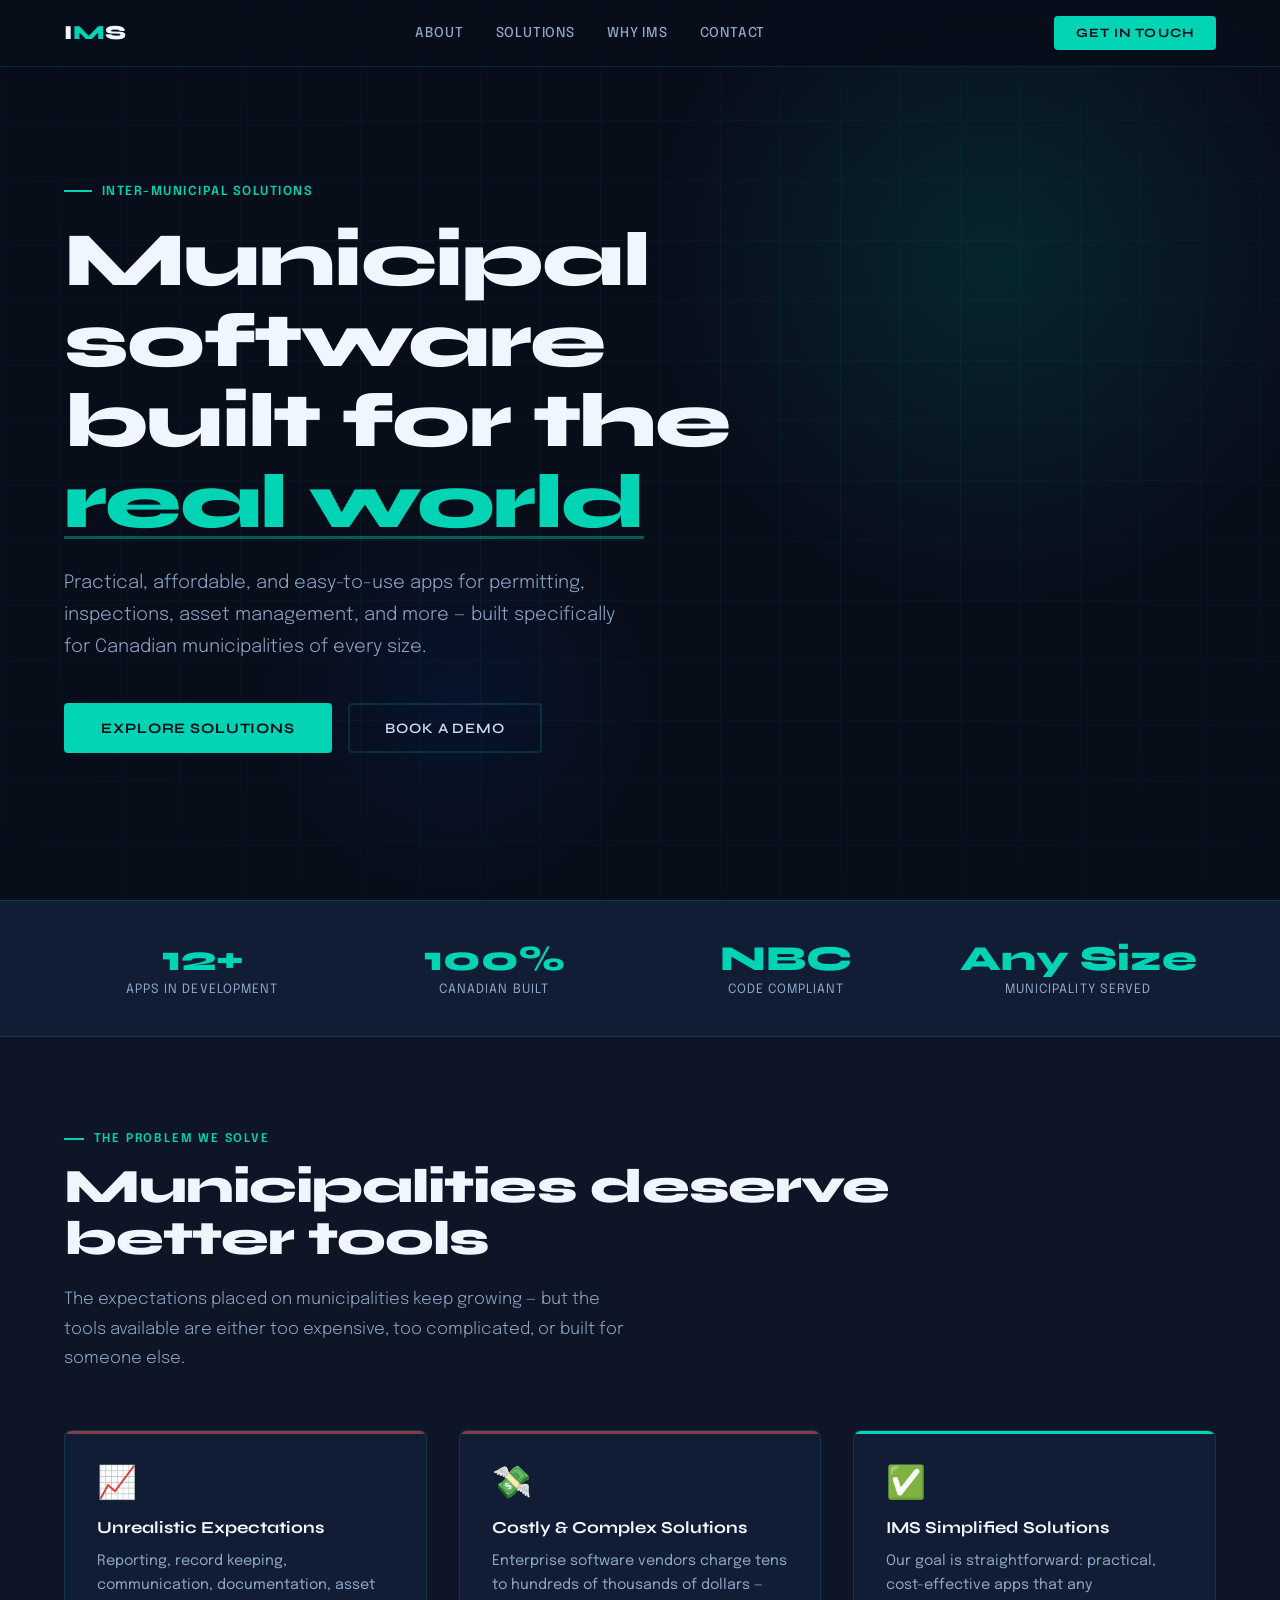
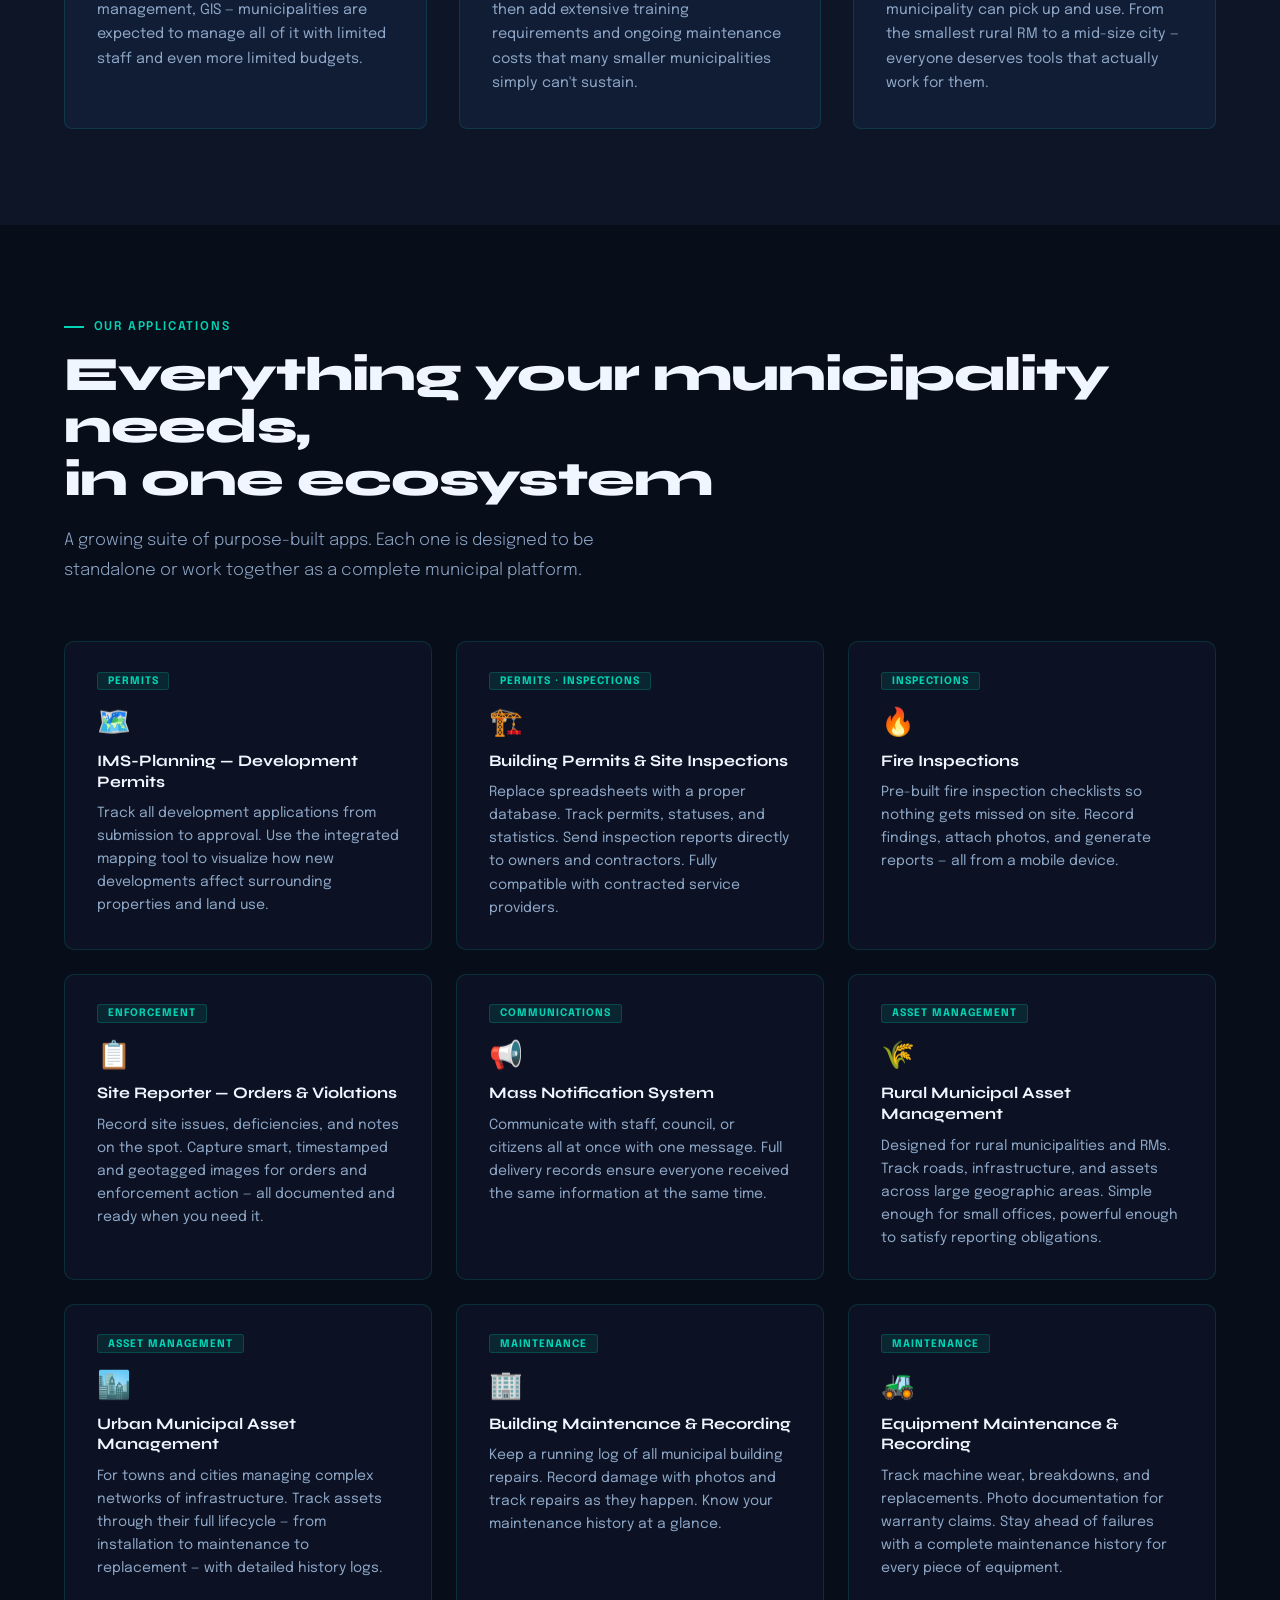
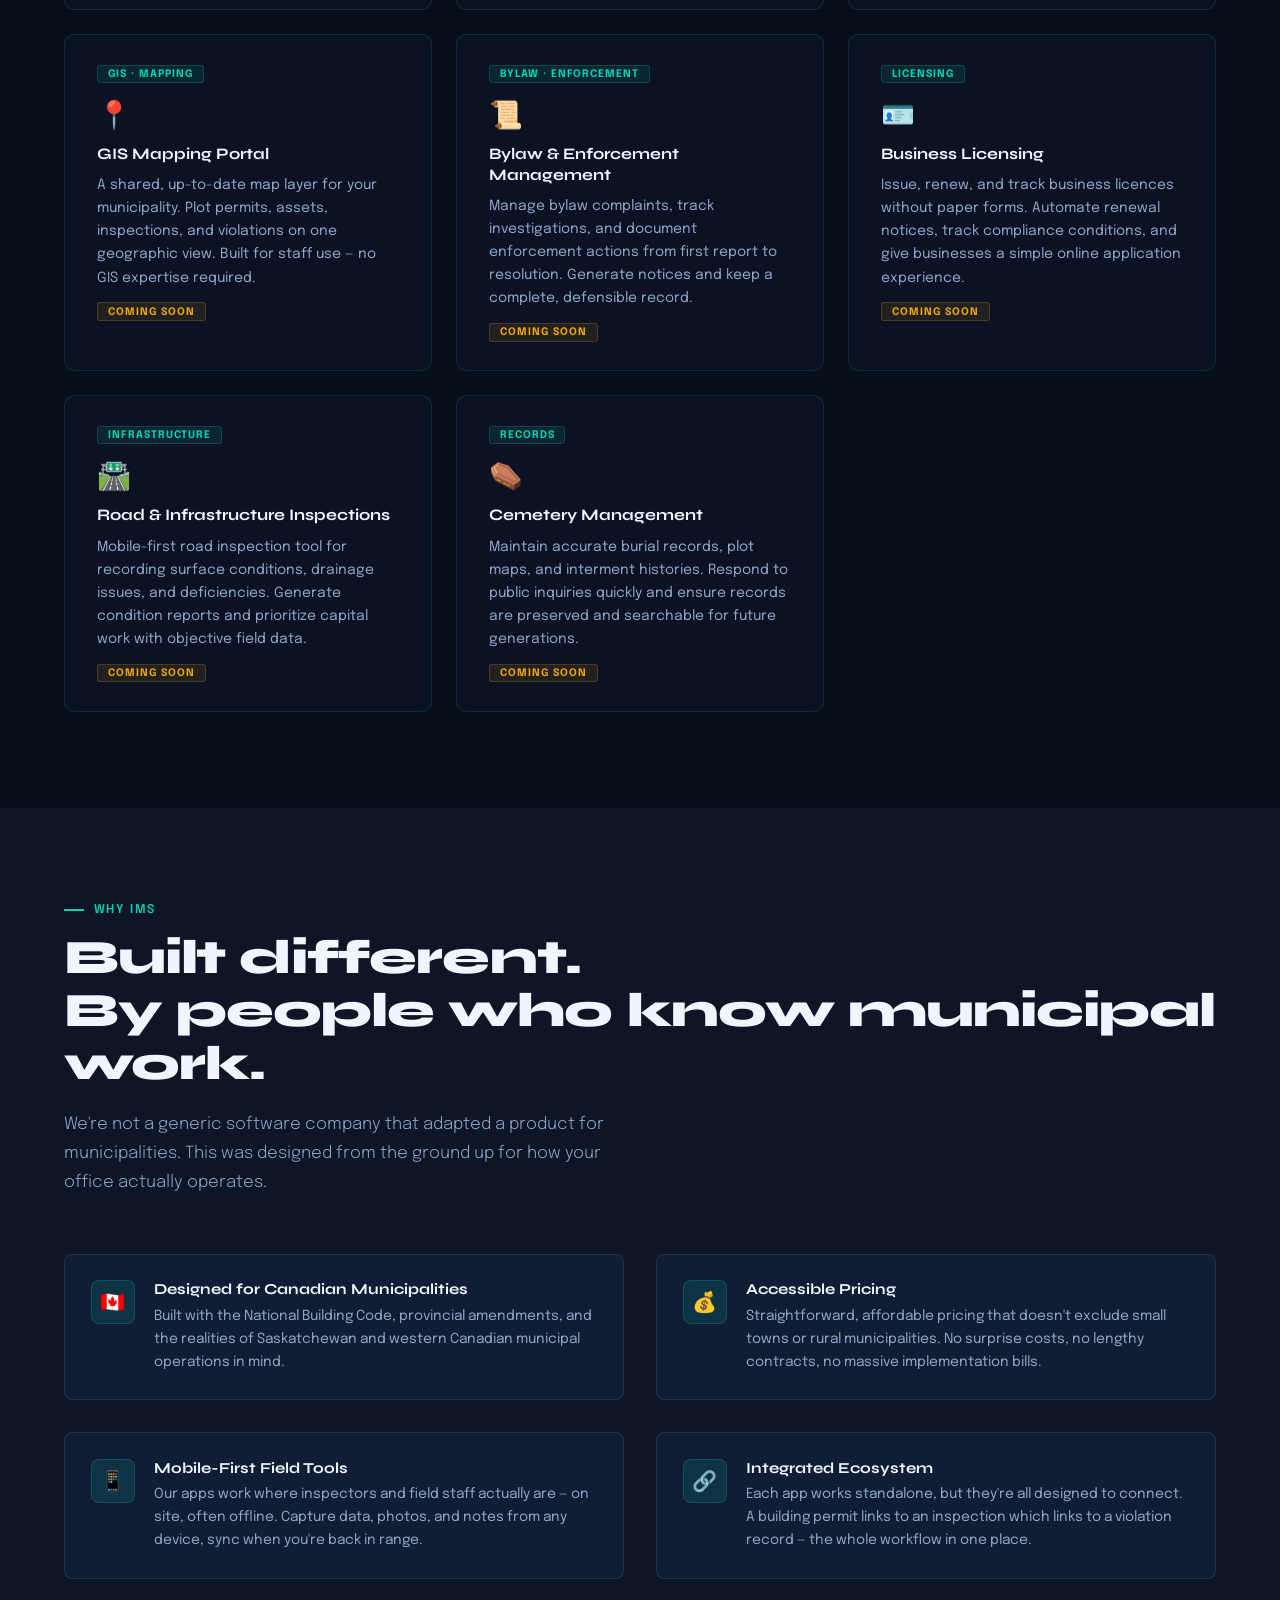
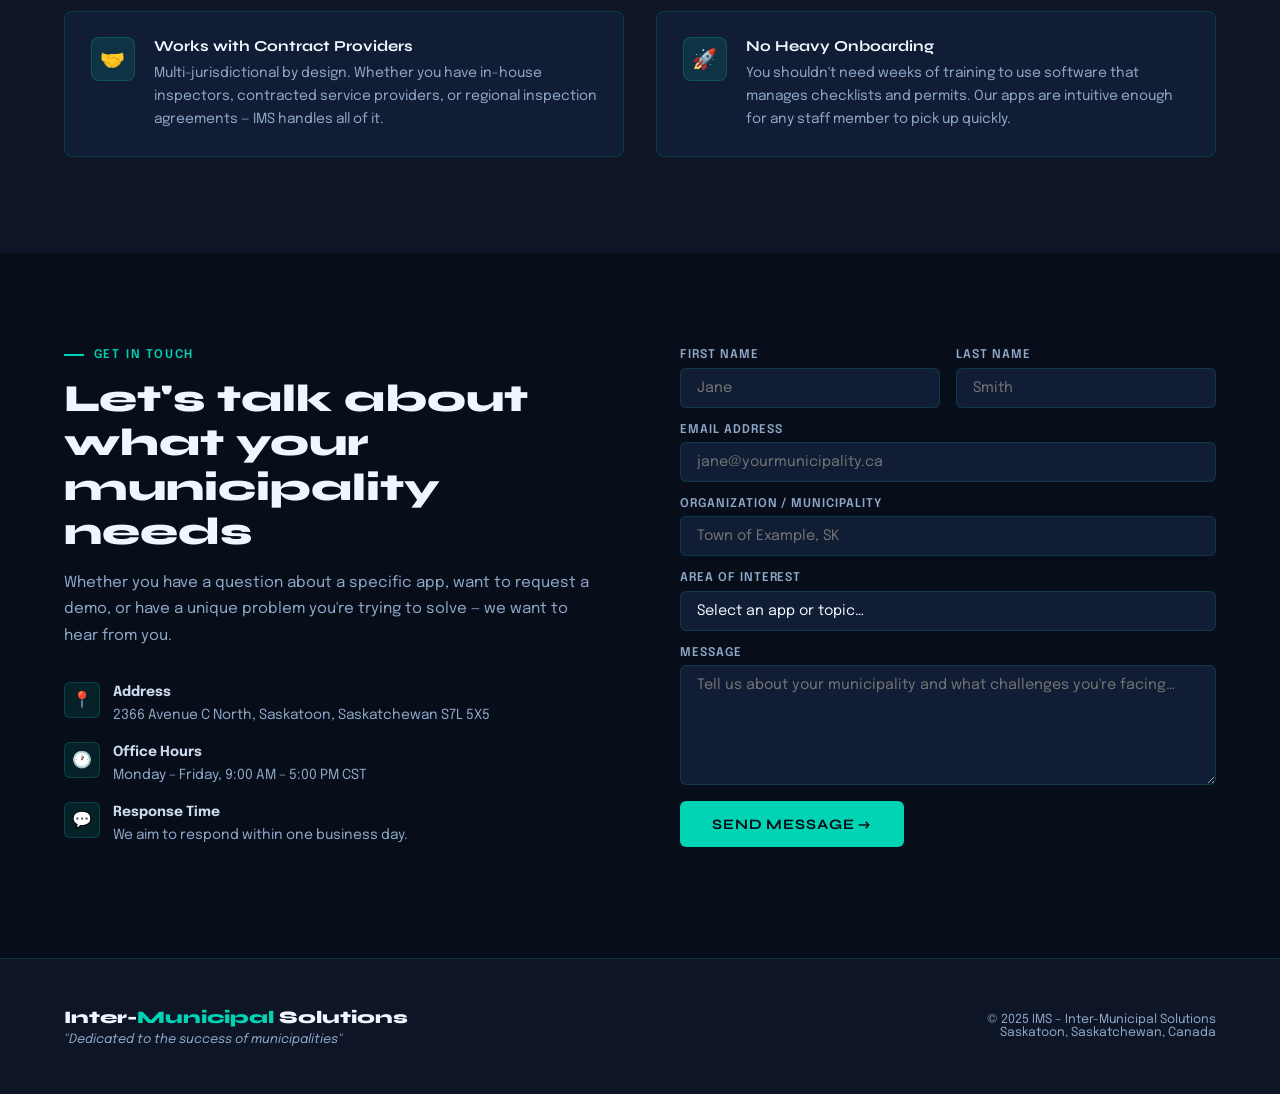
<file: index - ims.html>
<!DOCTYPE html>
<html lang="en">
<head>
  <meta charset="UTF-8" />
  <meta name="viewport" content="width=device-width, initial-scale=1.0" />
  <title>IMS – Inter-Municipal Solutions</title>
  <link rel="preconnect" href="https://fonts.googleapis.com" />
  <link rel="preconnect" href="https://fonts.gstatic.com" crossorigin />
  <link href="https://fonts.googleapis.com/css2?family=Syne:wght@400;600;700;800&family=Epilogue:wght@300;400;500;600&display=swap" rel="stylesheet" />
  <style>
    *, *::before, *::after { box-sizing: border-box; margin: 0; padding: 0; }

    :root {
      --navy:    #080d1a;
      --navy2:   #0d1526;
      --navy3:   #111d35;
      --teal:    #00d4b4;
      --teal2:   #00ffe7;
      --slate:   #8fa8c8;
      --light:   #ccdaed;
      --white:   #f0f6ff;
      --border:  rgba(0,212,180,0.15);
      --card-bg: rgba(13,21,38,0.85);
    }

    html { scroll-behavior: smooth; }

    body {
      font-family: 'Epilogue', sans-serif;
      background: var(--navy);
      color: var(--light);
      overflow-x: hidden;
    }

    /* ─── NAV ─────────────────────────────────────────── */
    nav {
      position: fixed; top: 0; left: 0; right: 0; z-index: 100;
      display: flex; align-items: center; justify-content: space-between;
      padding: 1rem 4rem;
      background: rgba(8,13,26,0.85);
      backdrop-filter: blur(14px);
      border-bottom: 1px solid var(--border);
      transition: padding .3s;
    }
    .nav-logo {
      font-family: 'Syne', sans-serif;
      font-weight: 800; font-size: 1.25rem;
      color: var(--white);
      letter-spacing: .03em;
      text-decoration: none;
    }
    .nav-logo span { color: var(--teal); }
    .nav-links { display: flex; gap: 2rem; list-style: none; }
    .nav-links a {
      color: var(--slate); font-size: .85rem; font-weight: 500;
      text-decoration: none; letter-spacing: .06em; text-transform: uppercase;
      transition: color .2s;
    }
    .nav-links a:hover { color: var(--teal); }
    .nav-cta {
      background: var(--teal); color: var(--navy);
      font-family: 'Syne', sans-serif; font-weight: 700;
      font-size: .8rem; letter-spacing: .08em; text-transform: uppercase;
      padding: .55rem 1.4rem; border-radius: 4px;
      text-decoration: none; transition: background .2s, transform .15s;
    }
    .nav-cta:hover { background: var(--teal2); transform: translateY(-1px); }

    /* ─── HERO ────────────────────────────────────────── */
    .hero {
      min-height: 100vh;
      display: flex; align-items: center;
      position: relative; overflow: hidden;
      padding: 7rem 4rem 5rem;
    }
    .hero-grid-bg {
      position: absolute; inset: 0;
      background-image:
        linear-gradient(rgba(0,212,180,.06) 1px, transparent 1px),
        linear-gradient(90deg, rgba(0,212,180,.06) 1px, transparent 1px);
      background-size: 60px 60px;
      mask-image: radial-gradient(ellipse 80% 80% at 50% 50%, black 30%, transparent 100%);
    }
    .hero-glow {
      position: absolute; top: -10%; right: -5%;
      width: 700px; height: 700px; border-radius: 50%;
      background: radial-gradient(circle, rgba(0,212,180,.12) 0%, transparent 70%);
      animation: pulse 6s ease-in-out infinite;
    }
    .hero-glow2 {
      position: absolute; bottom: 0; left: 20%;
      width: 400px; height: 400px; border-radius: 50%;
      background: radial-gradient(circle, rgba(0,80,200,.1) 0%, transparent 70%);
      animation: pulse 8s ease-in-out infinite reverse;
    }
    @keyframes pulse {
      0%,100% { transform: scale(1); opacity: 1; }
      50% { transform: scale(1.08); opacity: .7; }
    }
    .hero-content {
      position: relative; max-width: 780px;
      animation: fadeUp .9s ease both;
    }
    @keyframes fadeUp {
      from { opacity: 0; transform: translateY(30px); }
      to   { opacity: 1; transform: translateY(0); }
    }
    .hero-eyebrow {
      display: inline-flex; align-items: center; gap: .6rem;
      font-size: .78rem; font-weight: 600; letter-spacing: .12em;
      text-transform: uppercase; color: var(--teal);
      margin-bottom: 1.4rem;
    }
    .hero-eyebrow::before {
      content: ''; display: block;
      width: 28px; height: 2px; background: var(--teal);
    }
    .hero h1 {
      font-family: 'Syne', sans-serif;
      font-weight: 800; font-size: clamp(2.8rem, 6vw, 5.2rem);
      line-height: 1.05; letter-spacing: -.02em;
      color: var(--white); margin-bottom: 1.5rem;
    }
    .hero h1 em {
      font-style: normal; color: var(--teal);
      position: relative; display: inline-block;
    }
    .hero h1 em::after {
      content: ''; position: absolute;
      bottom: 4px; left: 0; right: 0; height: 3px;
      background: var(--teal); opacity: .4;
    }
    .hero p {
      font-size: 1.15rem; font-weight: 300; color: var(--slate);
      max-width: 560px; line-height: 1.75; margin-bottom: 2.5rem;
    }
    .hero-actions { display: flex; gap: 1rem; flex-wrap: wrap; }
    .btn-primary {
      background: var(--teal); color: var(--navy);
      font-family: 'Syne', sans-serif; font-weight: 700;
      font-size: .9rem; letter-spacing: .06em; text-transform: uppercase;
      padding: .9rem 2.2rem; border-radius: 4px;
      text-decoration: none; transition: all .2s;
      border: 2px solid var(--teal);
    }
    .btn-primary:hover { background: var(--teal2); border-color: var(--teal2); transform: translateY(-2px); }
    .btn-secondary {
      background: transparent; color: var(--light);
      font-family: 'Syne', sans-serif; font-weight: 600;
      font-size: .9rem; letter-spacing: .06em; text-transform: uppercase;
      padding: .9rem 2.2rem; border-radius: 4px;
      text-decoration: none; transition: all .2s;
      border: 2px solid var(--border);
    }
    .btn-secondary:hover { border-color: var(--teal); color: var(--teal); }

    /* ─── STATS BAR ───────────────────────────────────── */
    .stats-bar {
      background: var(--navy3);
      border-top: 1px solid var(--border);
      border-bottom: 1px solid var(--border);
      padding: 2.5rem 4rem;
      display: grid; grid-template-columns: repeat(4, 1fr); gap: 1rem;
    }
    .stat { text-align: center; }
    .stat-num {
      font-family: 'Syne', sans-serif;
      font-size: 2.2rem; font-weight: 800; color: var(--teal);
      line-height: 1;
    }
    .stat-label {
      font-size: .8rem; color: var(--slate); letter-spacing: .08em;
      text-transform: uppercase; margin-top: .4rem;
    }

    /* ─── SECTION SHARED ──────────────────────────────── */
    section { padding: 6rem 4rem; }
    .section-eyebrow {
      font-size: .75rem; font-weight: 600; letter-spacing: .15em;
      text-transform: uppercase; color: var(--teal);
      display: flex; align-items: center; gap: .6rem;
      margin-bottom: 1rem;
    }
    .section-eyebrow::before {
      content: ''; display: block; width: 20px; height: 2px; background: var(--teal);
    }
    .section-title {
      font-family: 'Syne', sans-serif;
      font-size: clamp(2rem, 4vw, 3rem); font-weight: 800;
      color: var(--white); line-height: 1.1; letter-spacing: -.02em;
      margin-bottom: 1.2rem;
    }
    .section-sub {
      font-size: 1.05rem; font-weight: 300; color: var(--slate);
      max-width: 560px; line-height: 1.75;
    }
    .section-header { margin-bottom: 3.5rem; }

    /* ─── ABOUT / PROBLEMS ────────────────────────────── */
    .about { background: var(--navy2); }
    .about-grid {
      display: grid; grid-template-columns: repeat(3, 1fr); gap: 2rem;
      margin-top: 3.5rem;
    }
    .about-card {
      background: var(--navy3);
      border: 1px solid var(--border);
      border-radius: 8px; padding: 2rem;
      position: relative; overflow: hidden;
      transition: border-color .3s;
    }
    .about-card:hover { border-color: rgba(0,212,180,.4); }
    .about-card::before {
      content: ''; position: absolute; top: 0; left: 0;
      width: 100%; height: 3px;
    }
    .about-card.problem::before { background: rgba(255,90,90,.5); }
    .about-card.solution::before { background: var(--teal); }
    .card-icon {
      font-size: 2rem; margin-bottom: 1rem; display: block;
    }
    .about-card h3 {
      font-family: 'Syne', sans-serif; font-weight: 700;
      font-size: 1.05rem; color: var(--white); margin-bottom: .7rem;
    }
    .about-card p {
      font-size: .9rem; color: var(--slate); line-height: 1.7;
    }

    /* ─── SOLUTIONS ───────────────────────────────────── */
    .solutions-grid {
      display: grid;
      grid-template-columns: repeat(auto-fill, minmax(310px, 1fr));
      gap: 1.5rem;
    }
    .solution-card {
      background: var(--card-bg);
      border: 1px solid var(--border);
      border-radius: 10px; padding: 1.8rem 2rem;
      position: relative; overflow: hidden;
      transition: border-color .3s, transform .25s;
      cursor: default;
    }
    .solution-card:hover {
      border-color: rgba(0,212,180,.45);
      transform: translateY(-4px);
    }
    .solution-card::after {
      content: '';
      position: absolute; bottom: 0; left: 0; right: 0; height: 1px;
      background: linear-gradient(90deg, transparent, var(--teal), transparent);
      opacity: 0; transition: opacity .3s;
    }
    .solution-card:hover::after { opacity: 1; }
    .sol-tag {
      display: inline-block;
      font-size: .65rem; font-weight: 700; letter-spacing: .1em;
      text-transform: uppercase; color: var(--teal);
      background: rgba(0,212,180,.1); border: 1px solid rgba(0,212,180,.2);
      border-radius: 3px; padding: .2rem .6rem;
      margin-bottom: 1rem;
    }
    .sol-icon { font-size: 1.7rem; margin-bottom: .8rem; display: block; }
    .solution-card h3 {
      font-family: 'Syne', sans-serif; font-weight: 700;
      font-size: 1rem; color: var(--white); margin-bottom: .6rem;
      line-height: 1.3;
    }
    .solution-card p {
      font-size: .875rem; color: var(--slate); line-height: 1.65;
    }
    .sol-coming {
      display: inline-block; margin-top: .8rem;
      font-size: .65rem; font-weight: 700; letter-spacing: .1em;
      text-transform: uppercase; color: #f0a500;
      background: rgba(240,165,0,.1); border: 1px solid rgba(240,165,0,.2);
      border-radius: 3px; padding: .2rem .6rem;
    }

    /* ─── WHY IMS ──────────────────────────────────────── */
    .why { background: var(--navy2); }
    .why-grid {
      display: grid; grid-template-columns: repeat(2, 1fr); gap: 2rem;
      margin-top: 3.5rem;
    }
    .why-item {
      display: flex; gap: 1.2rem; align-items: flex-start;
      background: var(--navy3); border: 1px solid var(--border);
      border-radius: 8px; padding: 1.6rem;
      transition: border-color .3s;
    }
    .why-item:hover { border-color: rgba(0,212,180,.35); }
    .why-icon {
      width: 44px; height: 44px; border-radius: 8px;
      background: rgba(0,212,180,.12); border: 1px solid rgba(0,212,180,.2);
      display: flex; align-items: center; justify-content: center;
      font-size: 1.25rem; flex-shrink: 0;
    }
    .why-item h4 {
      font-family: 'Syne', sans-serif; font-weight: 700;
      font-size: .95rem; color: var(--white); margin-bottom: .4rem;
    }
    .why-item p { font-size: .87rem; color: var(--slate); line-height: 1.65; }

    /* ─── CONTACT ──────────────────────────────────────── */
    .contact { background: var(--navy); }
    .contact-inner {
      display: grid; grid-template-columns: 1fr 1fr; gap: 5rem;
      align-items: start;
    }
    .contact-info h2 {
      font-family: 'Syne', sans-serif; font-weight: 800;
      font-size: clamp(1.8rem, 3vw, 2.5rem); color: var(--white);
      margin-bottom: 1rem; line-height: 1.15;
    }
    .contact-info p {
      font-size: .95rem; color: var(--slate); line-height: 1.75;
      margin-bottom: 2rem;
    }
    .contact-detail {
      display: flex; align-items: flex-start; gap: .8rem;
      margin-bottom: 1rem;
    }
    .contact-detail-icon {
      width: 36px; height: 36px;
      background: rgba(0,212,180,.1); border: 1px solid rgba(0,212,180,.2);
      border-radius: 6px; display: flex; align-items: center; justify-content: center;
      font-size: 1rem; flex-shrink: 0;
    }
    .contact-detail-text { font-size: .87rem; color: var(--slate); line-height: 1.5; }
    .contact-detail-text strong { color: var(--light); display: block; margin-bottom: .15rem; }

    .contact-form { display: flex; flex-direction: column; gap: 1rem; }
    .form-row { display: grid; grid-template-columns: 1fr 1fr; gap: 1rem; }
    .form-group { display: flex; flex-direction: column; gap: .4rem; }
    .form-group label {
      font-size: .75rem; font-weight: 600; letter-spacing: .08em;
      text-transform: uppercase; color: var(--slate);
    }
    .form-group input,
    .form-group textarea,
    .form-group select {
      background: var(--navy3); border: 1px solid var(--border);
      color: var(--white); font-family: 'Epilogue', sans-serif;
      font-size: .9rem; padding: .75rem 1rem; border-radius: 6px;
      outline: none; transition: border-color .2s;
      -webkit-appearance: none;
    }
    .form-group input:focus,
    .form-group textarea:focus,
    .form-group select:focus { border-color: var(--teal); }
    .form-group textarea { resize: vertical; min-height: 120px; }
    .form-group select option { background: var(--navy2); }
    .form-submit {
      background: var(--teal); color: var(--navy);
      font-family: 'Syne', sans-serif; font-weight: 700;
      font-size: .9rem; letter-spacing: .06em; text-transform: uppercase;
      padding: .9rem 2rem; border-radius: 6px; border: none; cursor: pointer;
      transition: background .2s, transform .15s; align-self: flex-start;
    }
    .form-submit:hover { background: var(--teal2); transform: translateY(-2px); }

    /* ─── FOOTER ───────────────────────────────────────── */
    footer {
      background: var(--navy2);
      border-top: 1px solid var(--border);
      padding: 3rem 4rem;
      display: flex; align-items: center; justify-content: space-between;
      flex-wrap: wrap; gap: 1.5rem;
    }
    .footer-logo {
      font-family: 'Syne', sans-serif; font-weight: 800;
      font-size: 1.1rem; color: var(--white); text-decoration: none;
    }
    .footer-logo span { color: var(--teal); }
    .footer-tagline {
      font-size: .8rem; color: var(--slate); margin-top: .3rem;
      font-style: italic;
    }
    .footer-copy {
      font-size: .78rem; color: var(--slate); text-align: right;
    }

    /* ─── SCROLL REVEAL ───────────────────────────────── */
    .reveal { opacity: 0; transform: translateY(28px); transition: opacity .7s ease, transform .7s ease; }
    .reveal.visible { opacity: 1; transform: translateY(0); }

    /* ─── MOBILE ──────────────────────────────────────── */
    @media (max-width: 900px) {
      nav { padding: 1rem 1.5rem; }
      .nav-links { display: none; }
      section { padding: 4rem 1.5rem; }
      .hero { padding: 7rem 1.5rem 4rem; }
      .stats-bar { grid-template-columns: repeat(2,1fr); padding: 2rem 1.5rem; }
      .about-grid { grid-template-columns: 1fr; }
      .why-grid { grid-template-columns: 1fr; }
      .contact-inner { grid-template-columns: 1fr; gap: 3rem; }
      .form-row { grid-template-columns: 1fr; }
      footer { flex-direction: column; padding: 2rem 1.5rem; }
      .footer-copy { text-align: left; }
    }
  </style>
</head>
<body>

<!-- ─── NAV ─────────────────────────────────────────────── -->
<nav>
  <a href="#" class="nav-logo">I<span>M</span>S</a>
  <ul class="nav-links">
    <li><a href="#about">About</a></li>
    <li><a href="#solutions">Solutions</a></li>
    <li><a href="#why">Why IMS</a></li>
    <li><a href="#contact">Contact</a></li>
  </ul>
  <a href="#contact" class="nav-cta">Get in Touch</a>
</nav>

<!-- ─── HERO ─────────────────────────────────────────────── -->
<section class="hero" id="home">
  <div class="hero-grid-bg"></div>
  <div class="hero-glow"></div>
  <div class="hero-glow2"></div>
  <div class="hero-content">
    <div class="hero-eyebrow">Inter-Municipal Solutions</div>
    <h1>Municipal software<br />built for the<br /><em>real world</em></h1>
    <p>Practical, affordable, and easy-to-use apps for permitting, inspections, asset management, and more — built specifically for Canadian municipalities of every size.</p>
    <div class="hero-actions">
      <a href="#solutions" class="btn-primary">Explore Solutions</a>
      <a href="#contact" class="btn-secondary">Book a Demo</a>
    </div>
  </div>
</section>

<!-- ─── STATS BAR ─────────────────────────────────────────── -->
<div class="stats-bar">
  <div class="stat">
    <div class="stat-num">12+</div>
    <div class="stat-label">Apps in Development</div>
  </div>
  <div class="stat">
    <div class="stat-num">100%</div>
    <div class="stat-label">Canadian Built</div>
  </div>
  <div class="stat">
    <div class="stat-num">NBC</div>
    <div class="stat-label">Code Compliant</div>
  </div>
  <div class="stat">
    <div class="stat-num">Any Size</div>
    <div class="stat-label">Municipality Served</div>
  </div>
</div>

<!-- ─── ABOUT ─────────────────────────────────────────────── -->
<section class="about" id="about">
  <div class="section-header">
    <div class="section-eyebrow">The Problem We Solve</div>
    <h2 class="section-title">Municipalities deserve<br />better tools</h2>
    <p class="section-sub">The expectations placed on municipalities keep growing — but the tools available are either too expensive, too complicated, or built for someone else.</p>
  </div>
  <div class="about-grid reveal">
    <div class="about-card problem">
      <span class="card-icon">📈</span>
      <h3>Unrealistic Expectations</h3>
      <p>Reporting, record keeping, communication, documentation, asset management, GIS — municipalities are expected to manage all of it with limited staff and even more limited budgets.</p>
    </div>
    <div class="about-card problem">
      <span class="card-icon">💸</span>
      <h3>Costly & Complex Solutions</h3>
      <p>Enterprise software vendors charge tens to hundreds of thousands of dollars — then add extensive training requirements and ongoing maintenance costs that many smaller municipalities simply can't sustain.</p>
    </div>
    <div class="about-card solution">
      <span class="card-icon">✅</span>
      <h3>IMS Simplified Solutions</h3>
      <p>Our goal is straightforward: practical, cost-effective apps that any municipality can pick up and use. From the smallest rural RM to a mid-size city — everyone deserves tools that actually work for them.</p>
    </div>
  </div>
</section>

<!-- ─── SOLUTIONS ─────────────────────────────────────────── -->
<section id="solutions">
  <div class="section-header reveal">
    <div class="section-eyebrow">Our Applications</div>
    <h2 class="section-title">Everything your municipality needs,<br />in one ecosystem</h2>
    <p class="section-sub">A growing suite of purpose-built apps. Each one is designed to be standalone or work together as a complete municipal platform.</p>
  </div>

  <div class="solutions-grid">

    <div class="solution-card reveal">
      <span class="sol-tag">Permits</span>
      <span class="sol-icon">🗺️</span>
      <h3>IMS-Planning — Development Permits</h3>
      <p>Track all development applications from submission to approval. Use the integrated mapping tool to visualize how new developments affect surrounding properties and land use.</p>
    </div>

    <div class="solution-card reveal">
      <span class="sol-tag">Permits · Inspections</span>
      <span class="sol-icon">🏗️</span>
      <h3>Building Permits & Site Inspections</h3>
      <p>Replace spreadsheets with a proper database. Track permits, statuses, and statistics. Send inspection reports directly to owners and contractors. Fully compatible with contracted service providers.</p>
    </div>

    <div class="solution-card reveal">
      <span class="sol-tag">Inspections</span>
      <span class="sol-icon">🔥</span>
      <h3>Fire Inspections</h3>
      <p>Pre-built fire inspection checklists so nothing gets missed on site. Record findings, attach photos, and generate reports — all from a mobile device.</p>
    </div>

    <div class="solution-card reveal">
      <span class="sol-tag">Enforcement</span>
      <span class="sol-icon">📋</span>
      <h3>Site Reporter — Orders & Violations</h3>
      <p>Record site issues, deficiencies, and notes on the spot. Capture smart, timestamped and geotagged images for orders and enforcement action — all documented and ready when you need it.</p>
    </div>

    <div class="solution-card reveal">
      <span class="sol-tag">Communications</span>
      <span class="sol-icon">📢</span>
      <h3>Mass Notification System</h3>
      <p>Communicate with staff, council, or citizens all at once with one message. Full delivery records ensure everyone received the same information at the same time.</p>
    </div>

    <div class="solution-card reveal">
      <span class="sol-tag">Asset Management</span>
      <span class="sol-icon">🌾</span>
      <h3>Rural Municipal Asset Management</h3>
      <p>Designed for rural municipalities and RMs. Track roads, infrastructure, and assets across large geographic areas. Simple enough for small offices, powerful enough to satisfy reporting obligations.</p>
    </div>

    <div class="solution-card reveal">
      <span class="sol-tag">Asset Management</span>
      <span class="sol-icon">🏙️</span>
      <h3>Urban Municipal Asset Management</h3>
      <p>For towns and cities managing complex networks of infrastructure. Track assets through their full lifecycle — from installation to maintenance to replacement — with detailed history logs.</p>
    </div>

    <div class="solution-card reveal">
      <span class="sol-tag">Maintenance</span>
      <span class="sol-icon">🏢</span>
      <h3>Building Maintenance & Recording</h3>
      <p>Keep a running log of all municipal building repairs. Record damage with photos and track repairs as they happen. Know your maintenance history at a glance.</p>
    </div>

    <div class="solution-card reveal">
      <span class="sol-tag">Maintenance</span>
      <span class="sol-icon">🚜</span>
      <h3>Equipment Maintenance & Recording</h3>
      <p>Track machine wear, breakdowns, and replacements. Photo documentation for warranty claims. Stay ahead of failures with a complete maintenance history for every piece of equipment.</p>
    </div>

    <div class="solution-card reveal">
      <span class="sol-tag">GIS · Mapping</span>
      <span class="sol-icon">📍</span>
      <h3>GIS Mapping Portal</h3>
      <p>A shared, up-to-date map layer for your municipality. Plot permits, assets, inspections, and violations on one geographic view. Built for staff use — no GIS expertise required.</p>
      <span class="sol-coming">Coming Soon</span>
    </div>

    <div class="solution-card reveal">
      <span class="sol-tag">Bylaw · Enforcement</span>
      <span class="sol-icon">📜</span>
      <h3>Bylaw & Enforcement Management</h3>
      <p>Manage bylaw complaints, track investigations, and document enforcement actions from first report to resolution. Generate notices and keep a complete, defensible record.</p>
      <span class="sol-coming">Coming Soon</span>
    </div>

    <div class="solution-card reveal">
      <span class="sol-tag">Licensing</span>
      <span class="sol-icon">🪪</span>
      <h3>Business Licensing</h3>
      <p>Issue, renew, and track business licences without paper forms. Automate renewal notices, track compliance conditions, and give businesses a simple online application experience.</p>
      <span class="sol-coming">Coming Soon</span>
    </div>

    <div class="solution-card reveal">
      <span class="sol-tag">Infrastructure</span>
      <span class="sol-icon">🛣️</span>
      <h3>Road & Infrastructure Inspections</h3>
      <p>Mobile-first road inspection tool for recording surface conditions, drainage issues, and deficiencies. Generate condition reports and prioritize capital work with objective field data.</p>
      <span class="sol-coming">Coming Soon</span>
    </div>

    <div class="solution-card reveal">
      <span class="sol-tag">Records</span>
      <span class="sol-icon">⚰️</span>
      <h3>Cemetery Management</h3>
      <p>Maintain accurate burial records, plot maps, and interment histories. Respond to public inquiries quickly and ensure records are preserved and searchable for future generations.</p>
      <span class="sol-coming">Coming Soon</span>
    </div>

  </div>
</section>

<!-- ─── WHY IMS ─────────────────────────────────────────── -->
<section class="why" id="why">
  <div class="section-header reveal">
    <div class="section-eyebrow">Why IMS</div>
    <h2 class="section-title">Built different.<br />By people who know municipal work.</h2>
    <p class="section-sub">We're not a generic software company that adapted a product for municipalities. This was designed from the ground up for how your office actually operates.</p>
  </div>
  <div class="why-grid">
    <div class="why-item reveal">
      <div class="why-icon">🇨🇦</div>
      <div>
        <h4>Designed for Canadian Municipalities</h4>
        <p>Built with the National Building Code, provincial amendments, and the realities of Saskatchewan and western Canadian municipal operations in mind.</p>
      </div>
    </div>
    <div class="why-item reveal">
      <div class="why-icon">💰</div>
      <div>
        <h4>Accessible Pricing</h4>
        <p>Straightforward, affordable pricing that doesn't exclude small towns or rural municipalities. No surprise costs, no lengthy contracts, no massive implementation bills.</p>
      </div>
    </div>
    <div class="why-item reveal">
      <div class="why-icon">📱</div>
      <div>
        <h4>Mobile-First Field Tools</h4>
        <p>Our apps work where inspectors and field staff actually are — on site, often offline. Capture data, photos, and notes from any device, sync when you're back in range.</p>
      </div>
    </div>
    <div class="why-item reveal">
      <div class="why-icon">🔗</div>
      <div>
        <h4>Integrated Ecosystem</h4>
        <p>Each app works standalone, but they're all designed to connect. A building permit links to an inspection which links to a violation record — the whole workflow in one place.</p>
      </div>
    </div>
    <div class="why-item reveal">
      <div class="why-icon">🤝</div>
      <div>
        <h4>Works with Contract Providers</h4>
        <p>Multi-jurisdictional by design. Whether you have in-house inspectors, contracted service providers, or regional inspection agreements — IMS handles all of it.</p>
      </div>
    </div>
    <div class="why-item reveal">
      <div class="why-icon">🚀</div>
      <div>
        <h4>No Heavy Onboarding</h4>
        <p>You shouldn't need weeks of training to use software that manages checklists and permits. Our apps are intuitive enough for any staff member to pick up quickly.</p>
      </div>
    </div>
  </div>
</section>

<!-- ─── CONTACT ─────────────────────────────────────────── -->
<section class="contact" id="contact">
  <div class="contact-inner">
    <div class="contact-info reveal">
      <div class="section-eyebrow" style="margin-bottom:1rem;">Get in Touch</div>
      <h2>Let's talk about<br />what your municipality needs</h2>
      <p>Whether you have a question about a specific app, want to request a demo, or have a unique problem you're trying to solve — we want to hear from you.</p>
      <div class="contact-detail">
        <div class="contact-detail-icon">📍</div>
        <div class="contact-detail-text">
          <strong>Address</strong>
          2366 Avenue C North, Saskatoon, Saskatchewan S7L 5X5
        </div>
      </div>
      <div class="contact-detail">
        <div class="contact-detail-icon">🕐</div>
        <div class="contact-detail-text">
          <strong>Office Hours</strong>
          Monday – Friday, 9:00 AM – 5:00 PM CST
        </div>
      </div>
      <div class="contact-detail">
        <div class="contact-detail-icon">💬</div>
        <div class="contact-detail-text">
          <strong>Response Time</strong>
          We aim to respond within one business day.
        </div>
      </div>
    </div>

    <div class="reveal">
      <form class="contact-form" onsubmit="handleSubmit(event)">
        <div class="form-row">
          <div class="form-group">
            <label for="fname">First Name</label>
            <input type="text" id="fname" placeholder="Jane" required />
          </div>
          <div class="form-group">
            <label for="lname">Last Name</label>
            <input type="text" id="lname" placeholder="Smith" required />
          </div>
        </div>
        <div class="form-group">
          <label for="email">Email Address</label>
          <input type="email" id="email" placeholder="jane@yourmunicipality.ca" required />
        </div>
        <div class="form-group">
          <label for="org">Organization / Municipality</label>
          <input type="text" id="org" placeholder="Town of Example, SK" />
        </div>
        <div class="form-group">
          <label for="interest">Area of Interest</label>
          <select id="interest">
            <option value="">Select an app or topic…</option>
            <option>Building Permits & Inspections</option>
            <option>Development Permits</option>
            <option>Fire Inspections</option>
            <option>Site Reporter / Enforcement</option>
            <option>Mass Notification</option>
            <option>Asset Management</option>
            <option>Building / Equipment Maintenance</option>
            <option>GIS Mapping Portal</option>
            <option>Bylaw & Enforcement</option>
            <option>Business Licensing</option>
            <option>Road Inspections</option>
            <option>Cemetery Management</option>
            <option>General Inquiry / Demo Request</option>
            <option>Custom / Other</option>
          </select>
        </div>
        <div class="form-group">
          <label for="message">Message</label>
          <textarea id="message" placeholder="Tell us about your municipality and what challenges you're facing…"></textarea>
        </div>
        <button type="submit" class="form-submit">Send Message →</button>
      </form>
    </div>
  </div>
</section>

<!-- ─── FOOTER ─────────────────────────────────────────── -->
<footer>
  <div>
    <a href="#" class="footer-logo">Inter-<span>Municipal</span> Solutions</a>
    <div class="footer-tagline">"Dedicated to the success of municipalities"</div>
  </div>
  <div class="footer-copy">
    © 2025 IMS – Inter-Municipal Solutions<br />
    Saskatoon, Saskatchewan, Canada
  </div>
</footer>

<script>
  // Scroll reveal
  const reveals = document.querySelectorAll('.reveal');
  const observer = new IntersectionObserver((entries) => {
    entries.forEach((e, i) => {
      if (e.isIntersecting) {
        setTimeout(() => e.target.classList.add('visible'), i * 60);
        observer.unobserve(e.target);
      }
    });
  }, { threshold: 0.1 });
  reveals.forEach(el => observer.observe(el));

  // Nav shrink on scroll
  window.addEventListener('scroll', () => {
    document.querySelector('nav').style.padding =
      window.scrollY > 60 ? '.7rem 4rem' : '1rem 4rem';
  });

  // Form submit stub
  function handleSubmit(e) {
    e.preventDefault();
    const btn = e.target.querySelector('.form-submit');
    btn.textContent = 'Sent ✓';
    btn.style.background = '#00a88f';
    setTimeout(() => {
      btn.textContent = 'Send Message →';
      btn.style.background = '';
      e.target.reset();
    }, 3000);
  }
</script>
</body>
</html>
</file>
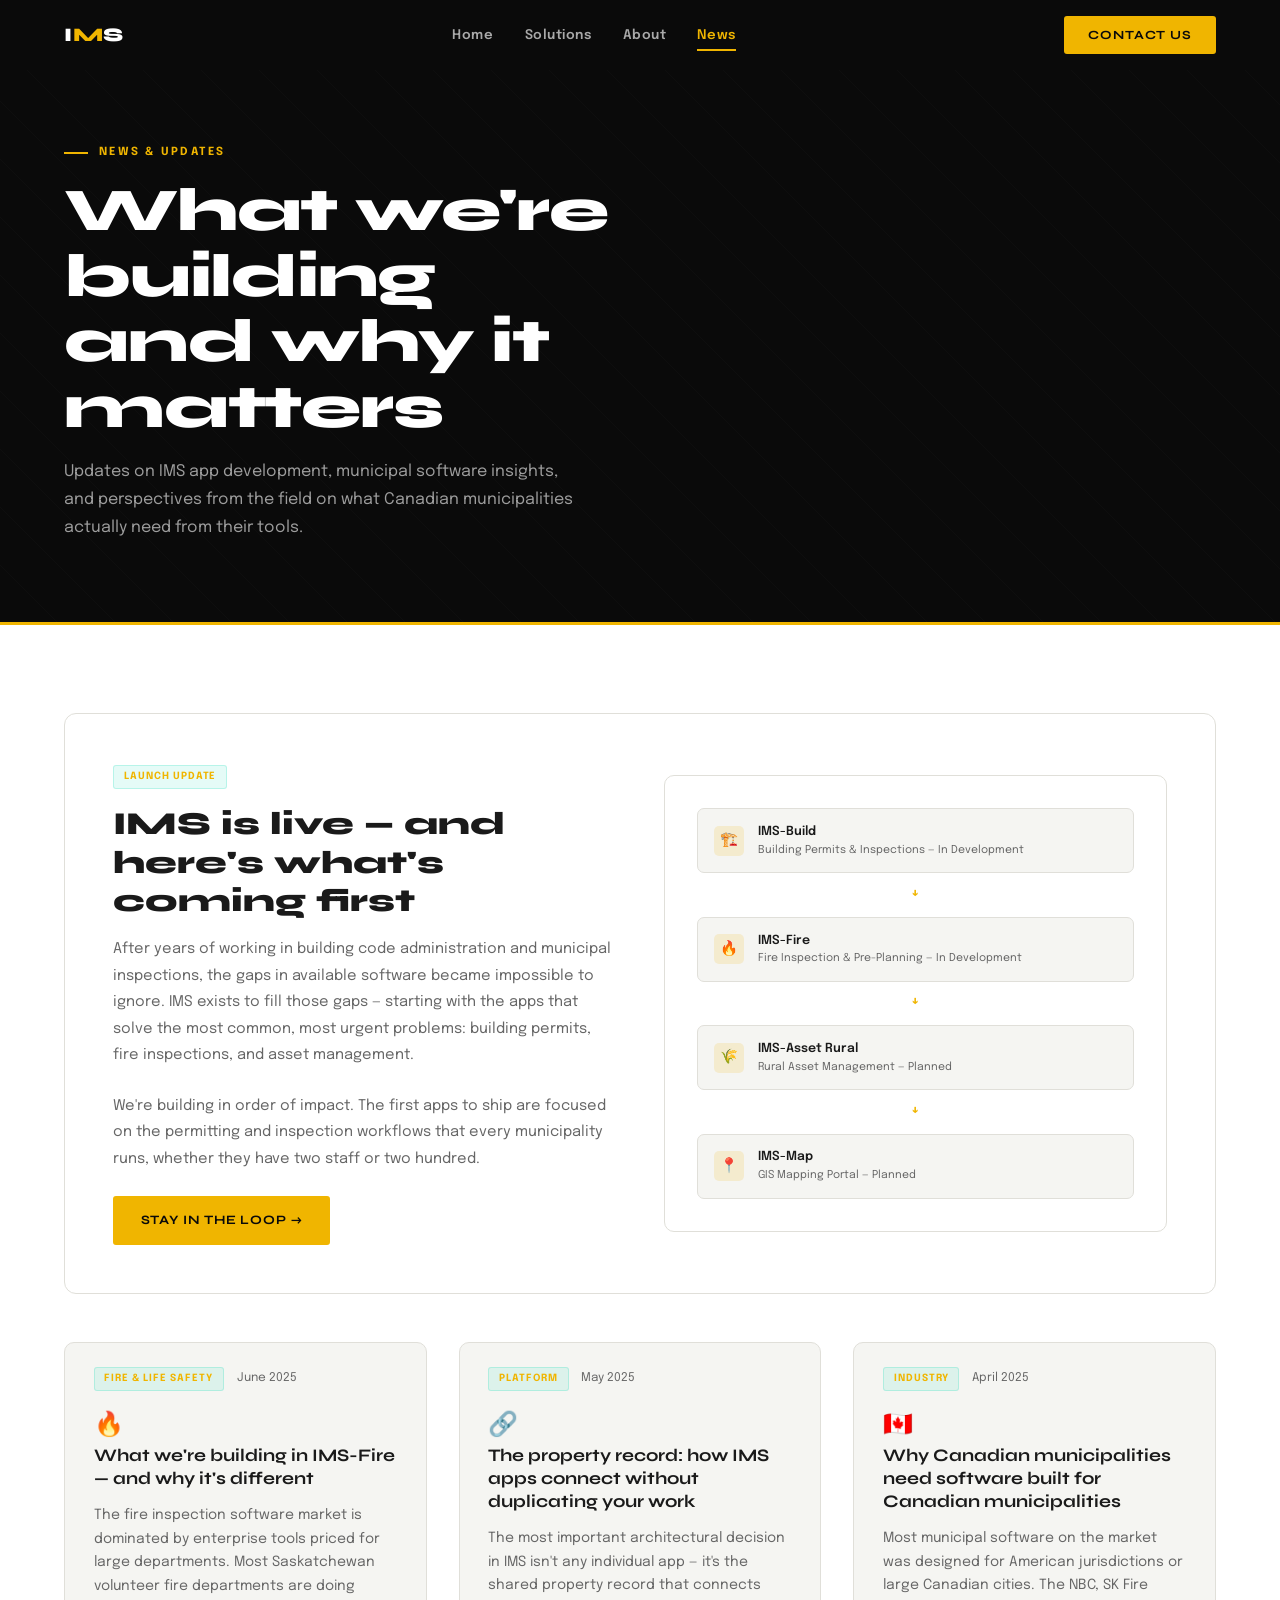
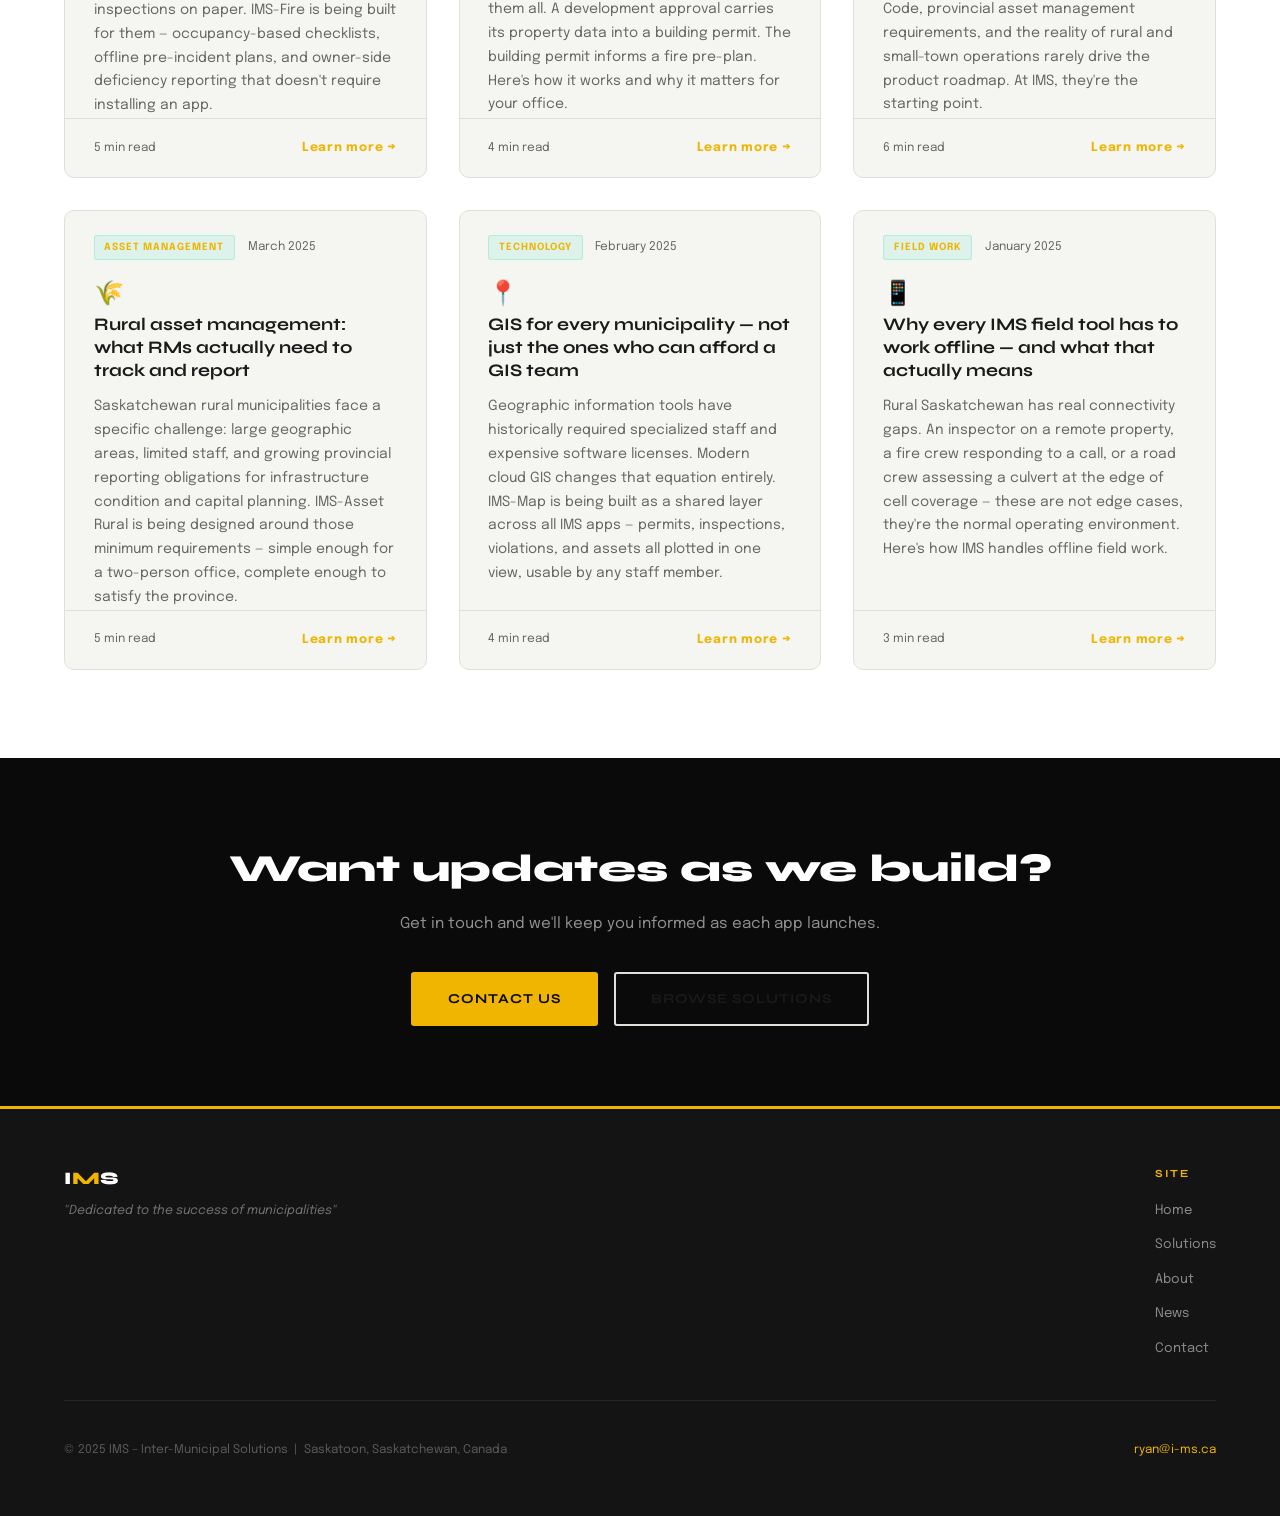
<file: news.html>
<!DOCTYPE html>
<html lang="en">
<head>
  <meta charset="UTF-8" />
  <meta name="viewport" content="width=device-width, initial-scale=1.0" />
  <title>News – IMS Inter-Municipal Solutions</title>
  <link rel="preconnect" href="https://fonts.googleapis.com" />
  <link rel="preconnect" href="https://fonts.gstatic.com" crossorigin />
  <link href="https://fonts.googleapis.com/css2?family=Syne:wght@400;600;700;800&family=Epilogue:wght@300;400;500;600&display=swap" rel="stylesheet" />
  <link rel="stylesheet" href="style.css" />
  <style>
    .news-grid { display: grid; grid-template-columns: repeat(auto-fill, minmax(340px,1fr)); gap: 2rem; }
    .news-card {
      background: var(--warm); border: 1px solid var(--border);
      border-radius: 10px; overflow: hidden;
      transition: border-color .3s, transform .25s;
      display: flex; flex-direction: column;
    }
    .news-card:hover { border-color: rgba(0,212,180,.4); transform: translateY(-4px); }
    .news-card-top {
      padding: 1.5rem 1.8rem 0;
    }
    .news-meta {
      display: flex; align-items: center; gap: .8rem; margin-bottom: 1rem;
    }
    .news-tag {
      font-size: .62rem; font-weight: 700; letter-spacing: .1em; text-transform: uppercase;
      color: var(--yellow); background: rgba(0,212,180,.1);
      border: 1px solid rgba(0,212,180,.2); border-radius: 3px; padding: .2rem .6rem;
    }
    .news-date { font-size: .75rem; color: var(--muted); }
    .news-card h3 {
      font-family: 'Syne', sans-serif; font-weight: 700;
      font-size: 1.1rem; color: var(--text); line-height: 1.3; margin-bottom: .8rem;
    }
    .news-card p { font-size: .875rem; color: var(--muted); line-height: 1.7; padding: 0 1.8rem; }
    .news-card-footer {
      margin-top: auto; padding: 1.2rem 1.8rem;
      border-top: 1px solid var(--border);
      display: flex; align-items: center; justify-content: space-between;
    }
    .news-read-more {
      font-size: .78rem; font-weight: 700; letter-spacing: .06em;
      color: var(--yellow); text-decoration: none;
      display: flex; align-items: center; gap: .4rem;
      transition: gap .2s;
    }
    .news-read-more:hover { gap: .7rem; }
    .news-icon { font-size: 1.5rem; }

    /* FEATURED post */
    .news-featured {
      background: var(--white);
      border: 1px solid var(--border); border-radius: 12px;
      padding: 3rem; margin-bottom: 3rem;
      display: grid; grid-template-columns: 1fr 1fr; gap: 3rem; align-items: center;
    }
    .news-featured .news-tag { margin-bottom: 1rem; display: inline-block; }
    .news-featured h2 {
      font-family: 'Syne', sans-serif; font-weight: 800;
      font-size: clamp(1.5rem, 2.5vw, 2rem); color: var(--text);
      line-height: 1.2; margin-bottom: 1rem;
    }
    .news-featured p { font-size: .92rem; color: var(--muted); line-height: 1.8; margin-bottom: 1.5rem; }
    .news-featured-visual {
      background: var(--white); border: 1px solid var(--border); border-radius: 10px;
      padding: 2rem; display: flex; flex-direction: column; gap: .8rem;
    }
    .nfv-row {
      display: flex; align-items: center; gap: .9rem;
      background: var(--warm); border: 1px solid var(--border); border-radius: 7px; padding: .8rem 1rem;
    }
    .nfv-icon {
      width: 30px; height: 30px; background: rgba(240,181,0,.15);
      border-radius: 5px; display: flex; align-items: center; justify-content: center; font-size: .9rem; flex-shrink: 0;
    }
    .nfv-label { font-size: .78rem; color: var(--text); font-weight: 600; }
    .nfv-sub { font-size: .68rem; color: var(--muted); }
    .nfv-arrow { color: var(--yellow); font-size: .7rem; font-weight: 700; text-align: center; letter-spacing: .1em; }

    @media (max-width: 960px) {
      .news-featured { grid-template-columns: 1fr; gap: 2rem; padding: 2rem; }
    }
  </style>
</head>
<body>

<nav id="main-nav">
  <a class="nav-logo" href="index.html">I<span>M</span>S</a>
  <ul class="nav-links">
    <li><a href="index.html">Home</a></li>
    <li><a href="solutions.html">Solutions</a></li>
    <li><a href="about.html">About</a></li>
    <li><a href="news.html" class="active">News</a></li>
  </ul>
  <a class="nav-cta" href="contact.html">Contact Us</a>
</nav>

<div class="page-header">
  <div class="page-header-grid"></div>
  <div class="page-header-glow"></div>
  <div class="page-header-content">
    <div class="eyebrow">News & Updates</div>
    <h1>What we're building<br />and why it matters</h1>
    <p>Updates on IMS app development, municipal software insights, and perspectives from the field on what Canadian municipalities actually need from their tools.</p>
  </div>
</div>

<section>

  <!-- FEATURED -->
  <div class="news-featured reveal">
    <div>
      <span class="news-tag">Launch Update</span>
      <h2>IMS is live — and here's what's coming first</h2>
      <p>After years of working in building code administration and municipal inspections, the gaps in available software became impossible to ignore. IMS exists to fill those gaps — starting with the apps that solve the most common, most urgent problems: building permits, fire inspections, and asset management.</p>
      <p>We're building in order of impact. The first apps to ship are focused on the permitting and inspection workflows that every municipality runs, whether they have two staff or two hundred.</p>
      <a href="contact.html" class="btn-primary" style="font-size:.8rem; padding:.75rem 1.6rem;">Stay in the Loop →</a>
    </div>
    <div class="news-featured-visual">
      <div class="nfv-row">
        <div class="nfv-icon">🏗️</div>
        <div><div class="nfv-label">IMS-Build</div><div class="nfv-sub">Building Permits &amp; Inspections — In Development</div></div>
      </div>
      <div class="nfv-arrow">↓</div>
      <div class="nfv-row">
        <div class="nfv-icon">🔥</div>
        <div><div class="nfv-label">IMS-Fire</div><div class="nfv-sub">Fire Inspection &amp; Pre-Planning — In Development</div></div>
      </div>
      <div class="nfv-arrow">↓</div>
      <div class="nfv-row">
        <div class="nfv-icon">🌾</div>
        <div><div class="nfv-label">IMS-Asset Rural</div><div class="nfv-sub">Rural Asset Management — Planned</div></div>
      </div>
      <div class="nfv-arrow">↓</div>
      <div class="nfv-row">
        <div class="nfv-icon">📍</div>
        <div><div class="nfv-label">IMS-Map</div><div class="nfv-sub">GIS Mapping Portal — Planned</div></div>
      </div>
    </div>
  </div>

  <!-- NEWS GRID -->
  <div class="news-grid">

    <div class="news-card reveal">
      <div class="news-card-top">
        <div class="news-meta">
          <span class="news-tag">Fire & Life Safety</span>
          <span class="news-date">June 2025</span>
        </div>
        <span class="news-icon">🔥</span>
        <h3>What we're building in IMS-Fire — and why it's different</h3>
      </div>
      <p>The fire inspection software market is dominated by enterprise tools priced for large departments. Most Saskatchewan volunteer fire departments are doing inspections on paper. IMS-Fire is being built for them — occupancy-based checklists, offline pre-incident plans, and owner-side deficiency reporting that doesn't require installing an app.</p>
      <div class="news-card-footer">
        <span class="news-date">5 min read</span>
        <a href="contact.html" class="news-read-more">Learn more →</a>
      </div>
    </div>

    <div class="news-card reveal">
      <div class="news-card-top">
        <div class="news-meta">
          <span class="news-tag">Platform</span>
          <span class="news-date">May 2025</span>
        </div>
        <span class="news-icon">🔗</span>
        <h3>The property record: how IMS apps connect without duplicating your work</h3>
      </div>
      <p>The most important architectural decision in IMS isn't any individual app — it's the shared property record that connects them all. A development approval carries its property data into a building permit. The building permit informs a fire pre-plan. Here's how it works and why it matters for your office.</p>
      <div class="news-card-footer">
        <span class="news-date">4 min read</span>
        <a href="contact.html" class="news-read-more">Learn more →</a>
      </div>
    </div>

    <div class="news-card reveal">
      <div class="news-card-top">
        <div class="news-meta">
          <span class="news-tag">Industry</span>
          <span class="news-date">April 2025</span>
        </div>
        <span class="news-icon">🇨🇦</span>
        <h3>Why Canadian municipalities need software built for Canadian municipalities</h3>
      </div>
      <p>Most municipal software on the market was designed for American jurisdictions or large Canadian cities. The NBC, SK Fire Code, provincial asset management requirements, and the reality of rural and small-town operations rarely drive the product roadmap. At IMS, they're the starting point.</p>
      <div class="news-card-footer">
        <span class="news-date">6 min read</span>
        <a href="contact.html" class="news-read-more">Learn more →</a>
      </div>
    </div>

    <div class="news-card reveal">
      <div class="news-card-top">
        <div class="news-meta">
          <span class="news-tag">Asset Management</span>
          <span class="news-date">March 2025</span>
        </div>
        <span class="news-icon">🌾</span>
        <h3>Rural asset management: what RMs actually need to track and report</h3>
      </div>
      <p>Saskatchewan rural municipalities face a specific challenge: large geographic areas, limited staff, and growing provincial reporting obligations for infrastructure condition and capital planning. IMS-Asset Rural is being designed around those minimum requirements — simple enough for a two-person office, complete enough to satisfy the province.</p>
      <div class="news-card-footer">
        <span class="news-date">5 min read</span>
        <a href="contact.html" class="news-read-more">Learn more →</a>
      </div>
    </div>

    <div class="news-card reveal">
      <div class="news-card-top">
        <div class="news-meta">
          <span class="news-tag">Technology</span>
          <span class="news-date">February 2025</span>
        </div>
        <span class="news-icon">📍</span>
        <h3>GIS for every municipality — not just the ones who can afford a GIS team</h3>
      </div>
      <p>Geographic information tools have historically required specialized staff and expensive software licenses. Modern cloud GIS changes that equation entirely. IMS-Map is being built as a shared layer across all IMS apps — permits, inspections, violations, and assets all plotted in one view, usable by any staff member.</p>
      <div class="news-card-footer">
        <span class="news-date">4 min read</span>
        <a href="contact.html" class="news-read-more">Learn more →</a>
      </div>
    </div>

    <div class="news-card reveal">
      <div class="news-card-top">
        <div class="news-meta">
          <span class="news-tag">Field Work</span>
          <span class="news-date">January 2025</span>
        </div>
        <span class="news-icon">📱</span>
        <h3>Why every IMS field tool has to work offline — and what that actually means</h3>
      </div>
      <p>Rural Saskatchewan has real connectivity gaps. An inspector on a remote property, a fire crew responding to a call, or a road crew assessing a culvert at the edge of cell coverage — these are not edge cases, they're the normal operating environment. Here's how IMS handles offline field work.</p>
      <div class="news-card-footer">
        <span class="news-date">3 min read</span>
        <a href="contact.html" class="news-read-more">Learn more →</a>
      </div>
    </div>

  </div>
</section>

<div class="cta-strip reveal">
  <h2>Want updates as we build?</h2>
  <p>Get in touch and we'll keep you informed as each app launches.</p>
  <div class="actions">
    <a href="contact.html" class="btn-primary">Contact Us</a>
    <a href="solutions.html" class="btn-secondary">Browse Solutions</a>
  </div>
</div>

<footer>
  <div class="footer-inner">
    <div class="footer-brand">
      <a class="nav-logo" href="index.html">I<span>M</span>S</a>
      <div class="footer-tagline">"Dedicated to the success of municipalities"</div>
    </div>
    <div class="footer-nav">
      <div class="footer-nav-group">
        <h4>Site</h4>
        <ul>
          <li><a href="index.html">Home</a></li>
          <li><a href="solutions.html">Solutions</a></li>
          <li><a href="about.html">About</a></li>
          <li><a href="news.html">News</a></li>
          <li><a href="contact.html">Contact</a></li>
        </ul>
      </div>
    </div>
  </div>
  <div class="footer-bottom">
    <div class="footer-copy">© 2025 IMS – Inter-Municipal Solutions &nbsp;|&nbsp; Saskatoon, Saskatchewan, Canada</div>
    <div class="footer-copy"><a href="contact.html" style="color:var(--yellow);text-decoration:none;">ryan@i-ms.ca</a></div>
  </div>
</footer>

<script>
  const observer = new IntersectionObserver((entries) => {
    entries.forEach((e, i) => {
      if (e.isIntersecting) { setTimeout(() => e.target.classList.add('visible'), i * 70); observer.unobserve(e.target); }
    });
  }, { threshold: 0.08 });
  document.querySelectorAll('.reveal').forEach(el => observer.observe(el));
  window.addEventListener('scroll', () => {
    document.getElementById('main-nav').classList.toggle('scrolled', window.scrollY > 50);
  });
</script>
</body>
</html>
</file>
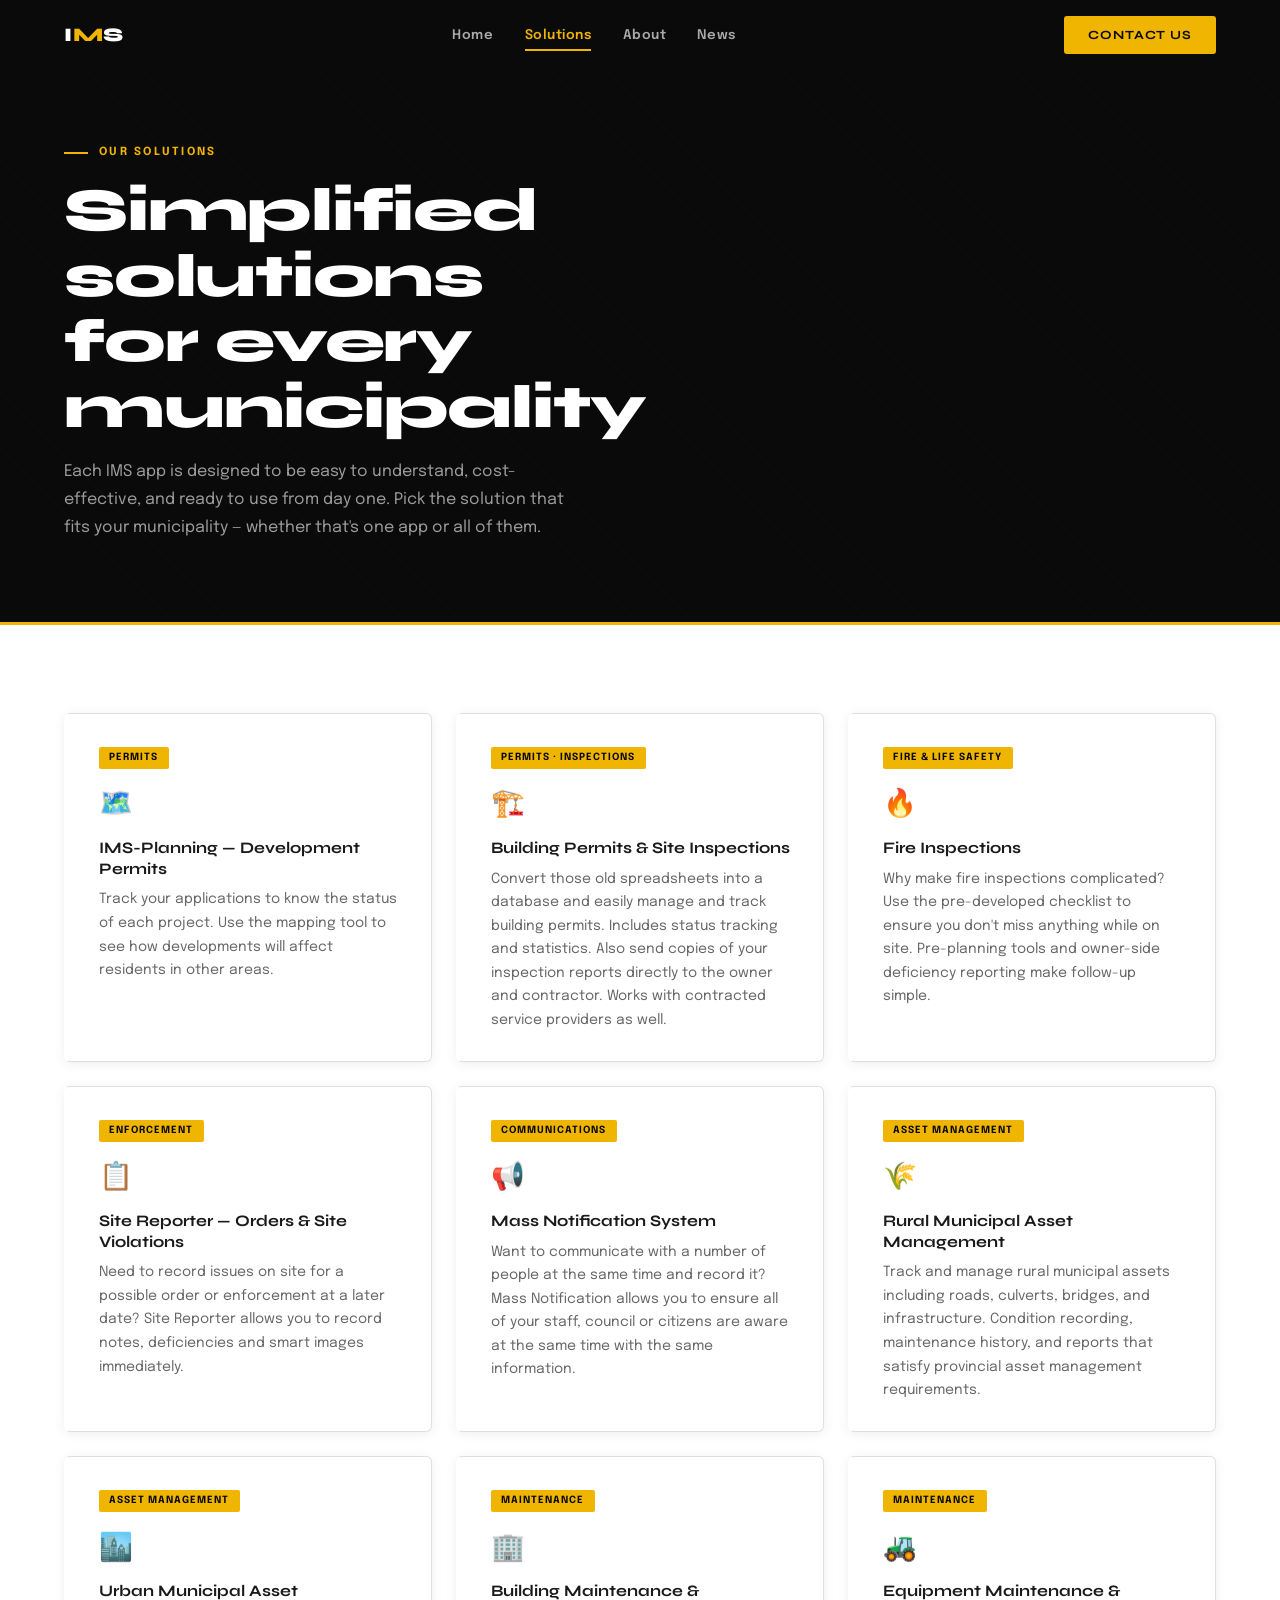
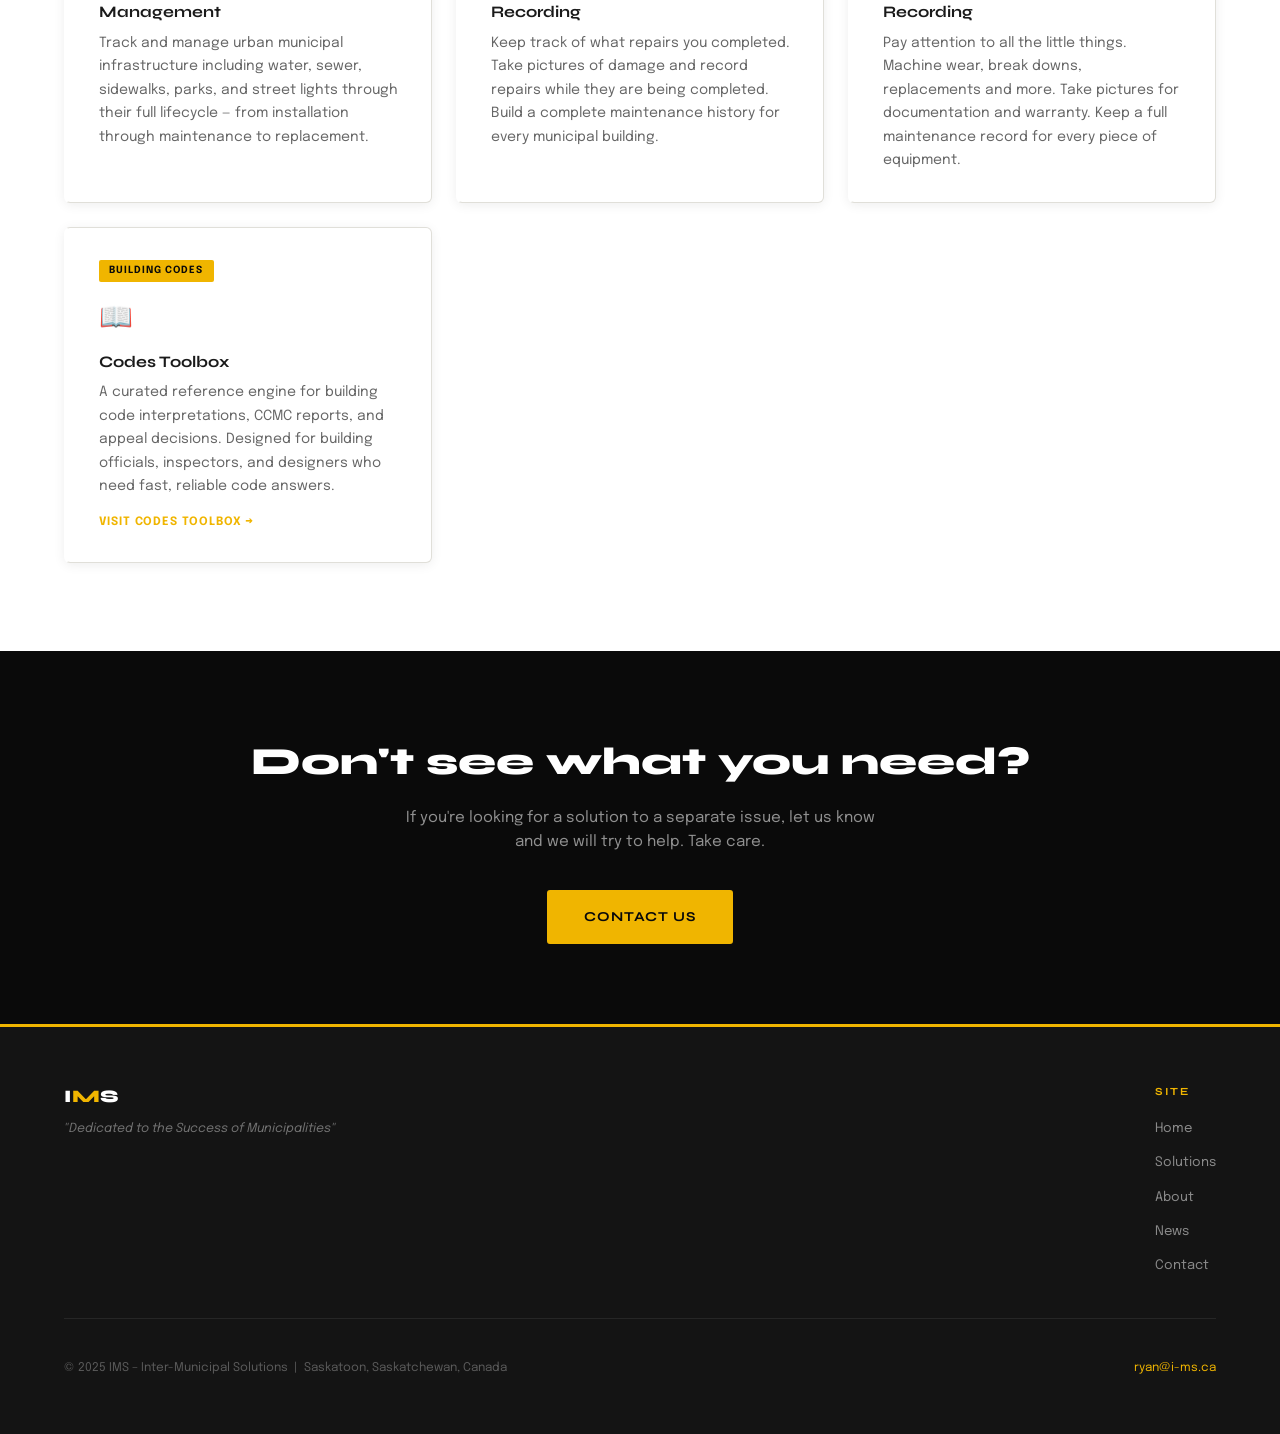
<file: solutions.html>
<!DOCTYPE html>
<html lang="en">
<head>
  <meta charset="UTF-8" />
  <meta name="viewport" content="width=device-width, initial-scale=1.0" />
  <title>Solutions – IMS Inter-Municipal Solutions</title>
  <link rel="preconnect" href="https://fonts.googleapis.com" />
  <link rel="preconnect" href="https://fonts.gstatic.com" crossorigin />
  <link href="https://fonts.googleapis.com/css2?family=Syne:wght@400;600;700;800&family=Epilogue:wght@300;400;500;600&display=swap" rel="stylesheet" />
  <link rel="stylesheet" href="style.css" />
  <style>
    /*
    ═══════════════════════════════════════════════════════
    HOW TO ADD A NEW SOLUTION CARD:

    Copy the block below and paste it before the closing
    </div> of the .sol-grid div. Fill in:
      - sol-tag: the category label
      - sol-icon: an emoji that fits
      - h3: the app name
      - p: the description
      - Remove the sol-soon span if it's already available,
        or keep it if it's still coming soon.

    <div class="card sol-card reveal">
      <span class="sol-tag">Category</span>
      <span class="sol-icon">🔧</span>
      <h3>App Name</h3>
      <p>Description of what the app does.</p>
      <span class="sol-soon">Coming Soon</span>
    </div>
    ═══════════════════════════════════════════════════════
    */

    .sol-grid {
      display: grid;
      grid-template-columns: repeat(auto-fill, minmax(310px,1fr));
      gap: 1.5rem;
    }
  </style>
</head>
<body>

<nav id="main-nav">
  <a class="nav-logo" href="index.html">I<span>M</span>S</a>
  <ul class="nav-links">
    <li><a href="index.html">Home</a></li>
    <li><a href="solutions.html" class="active">Solutions</a></li>
    <li><a href="about.html">About</a></li>
    <li><a href="news.html">News</a></li>
  </ul>
  <a class="nav-cta" href="contact.html">Contact Us</a>
</nav>

<div class="page-header">
  <div class="page-header-grid"></div>
  <div class="page-header-glow"></div>
  <div class="page-header-content">
    <div class="eyebrow">Our Solutions</div>
    <h1>Simplified solutions<br />for every municipality</h1>
    <p>Each IMS app is designed to be easy to understand, cost-effective, and ready to use from day one. Pick the solution that fits your municipality — whether that's one app or all of them.</p>
  </div>
</div>

<section>
  <div class="sol-grid">

    <!-- ─── SOLUTION 1 ─────────────────────────────────── -->
    <div class="card sol-card reveal">
      <span class="sol-tag">Permits</span>
      <span class="sol-icon">🗺️</span>
      <h3>IMS-Planning — Development Permits</h3>
      <p>Track your applications to know the status of each project. Use the mapping tool to see how developments will affect residents in other areas.</p>
    </div>

    <!-- ─── SOLUTION 2 ─────────────────────────────────── -->
    <div class="card sol-card reveal">
      <span class="sol-tag">Permits · Inspections</span>
      <span class="sol-icon">🏗️</span>
      <h3>Building Permits & Site Inspections</h3>
      <p>Convert those old spreadsheets into a database and easily manage and track building permits. Includes status tracking and statistics. Also send copies of your inspection reports directly to the owner and contractor. Works with contracted service providers as well.</p>
    </div>

    <!-- ─── SOLUTION 3 ─────────────────────────────────── -->
    <div class="card sol-card reveal">
      <span class="sol-tag">Fire & Life Safety</span>
      <span class="sol-icon">🔥</span>
      <h3>Fire Inspections</h3>
      <p>Why make fire inspections complicated? Use the pre-developed checklist to ensure you don't miss anything while on site. Pre-planning tools and owner-side deficiency reporting make follow-up simple.</p>
    </div>

    <!-- ─── SOLUTION 4 ─────────────────────────────────── -->
    <div class="card sol-card reveal">
      <span class="sol-tag">Enforcement</span>
      <span class="sol-icon">📋</span>
      <h3>Site Reporter — Orders & Site Violations</h3>
      <p>Need to record issues on site for a possible order or enforcement at a later date? Site Reporter allows you to record notes, deficiencies and smart images immediately.</p>
    </div>

    <!-- ─── SOLUTION 5 ─────────────────────────────────── -->
    <div class="card sol-card reveal">
      <span class="sol-tag">Communications</span>
      <span class="sol-icon">📢</span>
      <h3>Mass Notification System</h3>
      <p>Want to communicate with a number of people at the same time and record it? Mass Notification allows you to ensure all of your staff, council or citizens are aware at the same time with the same information.</p>
    </div>

    <!-- ─── SOLUTION 6 ─────────────────────────────────── -->
    <div class="card sol-card reveal">
      <span class="sol-tag">Asset Management</span>
      <span class="sol-icon">🌾</span>
      <h3>Rural Municipal Asset Management</h3>
      <p>Track and manage rural municipal assets including roads, culverts, bridges, and infrastructure. Condition recording, maintenance history, and reports that satisfy provincial asset management requirements.</p>
    </div>

    <!-- ─── SOLUTION 7 ─────────────────────────────────── -->
    <div class="card sol-card reveal">
      <span class="sol-tag">Asset Management</span>
      <span class="sol-icon">🏙️</span>
      <h3>Urban Municipal Asset Management</h3>
      <p>Track and manage urban municipal infrastructure including water, sewer, sidewalks, parks, and street lights through their full lifecycle — from installation through maintenance to replacement.</p>
    </div>

    <!-- ─── SOLUTION 8 ─────────────────────────────────── -->
    <div class="card sol-card reveal">
      <span class="sol-tag">Maintenance</span>
      <span class="sol-icon">🏢</span>
      <h3>Building Maintenance & Recording</h3>
      <p>Keep track of what repairs you completed. Take pictures of damage and record repairs while they are being completed. Build a complete maintenance history for every municipal building.</p>
    </div>

    <!-- ─── SOLUTION 9 ─────────────────────────────────── -->
    <div class="card sol-card reveal">
      <span class="sol-tag">Maintenance</span>
      <span class="sol-icon">🚜</span>
      <h3>Equipment Maintenance & Recording</h3>
      <p>Pay attention to all the little things. Machine wear, break downs, replacements and more. Take pictures for documentation and warranty. Keep a full maintenance record for every piece of equipment.</p>
    </div>

    <!-- ─── SOLUTION 10 ────────────────────────────────── -->
    <div class="card sol-card reveal">
      <span class="sol-tag">Building Codes</span>
      <span class="sol-icon">📖</span>
      <h3>Codes Toolbox</h3>
      <p>A curated reference engine for building code interpretations, CCMC reports, and appeal decisions. Designed for building officials, inspectors, and designers who need fast, reliable code answers.</p>
      <a href="https://codes-toolbox.i-ms.ca" target="_blank" style="display:inline-block;margin-top:.9rem;font-size:.72rem;font-weight:700;letter-spacing:.08em;color:var(--yellow);text-decoration:none;text-transform:uppercase;">Visit Codes Toolbox →</a>
    </div>

    <!-- ─── ADD NEW SOLUTIONS BELOW THIS LINE ──────────── -->
    <!--
    <div class="card sol-card reveal">
      <span class="sol-tag">Category</span>
      <span class="sol-icon">🔧</span>
      <h3>App Name</h3>
      <p>Description of what the app does.</p>
      <span class="sol-soon">Coming Soon</span>
    </div>
    -->

  </div>
</section>

<div class="cta-strip reveal">
  <h2>Don't see what you need?</h2>
  <p>If you're looking for a solution to a separate issue, let us know and we will try to help. Take care.</p>
  <div class="actions">
    <a href="contact.html" class="btn-primary">Contact Us</a>
  </div>
</div>

<footer>
  <div class="footer-inner">
    <div class="footer-brand">
      <a class="nav-logo" href="index.html">I<span>M</span>S</a>
      <div class="footer-tagline">"Dedicated to the Success of Municipalities"</div>
    </div>
    <div class="footer-nav">
      <div class="footer-nav-group">
        <h4>Site</h4>
        <ul>
          <li><a href="index.html">Home</a></li>
          <li><a href="solutions.html">Solutions</a></li>
          <li><a href="about.html">About</a></li>
          <li><a href="news.html">News</a></li>
          <li><a href="contact.html">Contact</a></li>
        </ul>
      </div>
    </div>
  </div>
  <div class="footer-bottom">
    <div class="footer-copy">© 2025 IMS – Inter-Municipal Solutions &nbsp;|&nbsp; Saskatoon, Saskatchewan, Canada</div>
    <div class="footer-copy"><a href="contact.html" style="color:var(--yellow);text-decoration:none;">ryan@i-ms.ca</a></div>
  </div>
</footer>

<script>
  const observer = new IntersectionObserver((entries) => {
    entries.forEach((e, i) => {
      if (e.isIntersecting) { setTimeout(() => e.target.classList.add('visible'), i * 60); observer.unobserve(e.target); }
    });
  }, { threshold: 0.08 });
  document.querySelectorAll('.reveal').forEach(el => observer.observe(el));
  window.addEventListener('scroll', () => {
    document.getElementById('main-nav').classList.toggle('scrolled', window.scrollY > 50);
  });
</script>
</body>
</html>
</file>
<file: style.css>
/* ─── IMS SHARED STYLES — Black / Yellow / White ────────── */
*, *::before, *::after { box-sizing: border-box; margin: 0; padding: 0; }

:root {
  --black:   #0a0a0a;
  --black2:  #141414;
  --black3:  #1e1e1e;
  --yellow:  #F0B500;
  --yellow2: #ffc929;
  --white:   #ffffff;
  --warm:    #f5f5f2;
  --warm2:   #eeede9;
  --text:    #1a1a1a;
  --muted:   #666666;
  --border:  #e0dfd9;
  --shadow:  0 2px 12px rgba(0,0,0,.07);
  --shadow-md: 0 6px 28px rgba(0,0,0,.12);
}

html { scroll-behavior: smooth; }

body {
  font-family: 'Epilogue', sans-serif;
  background: var(--white);
  color: var(--text);
  overflow-x: hidden;
  line-height: 1.6;
}

/* ─── NAV ──────────────────────────────────────────────── */
nav {
  position: fixed; top: 0; left: 0; right: 0; z-index: 100;
  background: var(--black);
  padding: 0 4rem;
  height: 70px;
  display: flex; align-items: center; justify-content: space-between;
  transition: box-shadow .3s;
}
nav.scrolled { box-shadow: 0 4px 24px rgba(0,0,0,.5); }
.nav-logo {
  font-family: 'Syne', sans-serif; font-weight: 800;
  font-size: 1.2rem; color: var(--white);
  text-decoration: none; letter-spacing: .03em; white-space: nowrap;
}
.nav-logo span { color: var(--yellow); }
.nav-links { display: flex; gap: .15rem; list-style: none; }
.nav-links a {
  color: rgba(255,255,255,.65); font-size: .83rem; font-weight: 600;
  text-decoration: none; padding: .45rem .9rem; border-radius: 4px;
  letter-spacing: .04em; transition: color .2s;
  position: relative;
}
.nav-links a::after {
  content: ''; position: absolute; bottom: -2px; left: .9rem; right: .9rem;
  height: 2px; background: var(--yellow); transform: scaleX(0); transition: transform .2s;
}
.nav-links a:hover { color: var(--white); }
.nav-links a.active { color: var(--yellow); }
.nav-links a.active::after,
.nav-links a:hover::after { transform: scaleX(1); }
.nav-cta {
  background: var(--yellow); color: var(--black);
  font-family: 'Syne', sans-serif; font-weight: 700;
  font-size: .78rem; letter-spacing: .07em; text-transform: uppercase;
  padding: .55rem 1.5rem; border-radius: 3px;
  text-decoration: none; transition: background .2s, transform .15s;
}
.nav-cta:hover { background: var(--yellow2); transform: translateY(-1px); }

/* ─── PAGE HEADER ───────────────────────────────────────── */
.page-header {
  padding: 9rem 4rem 5rem;
  background: var(--black);
  border-bottom: 3px solid var(--yellow);
  position: relative; overflow: hidden;
}
.page-header::before {
  content: ''; position: absolute; inset: 0;
  background: repeating-linear-gradient(
    45deg, transparent, transparent 40px,
    rgba(255,255,255,.015) 40px, rgba(255,255,255,.015) 41px
  );
}
.page-header-content { position: relative; max-width: 700px; }
.eyebrow {
  font-size: .7rem; font-weight: 700; letter-spacing: .2em;
  text-transform: uppercase; color: var(--yellow);
  display: flex; align-items: center; gap: .7rem; margin-bottom: 1rem;
}
.eyebrow::before { content: ''; display: block; width: 24px; height: 2px; background: var(--yellow); }
.page-header h1 {
  font-family: 'Syne', sans-serif; font-weight: 800;
  font-size: clamp(2.2rem, 5vw, 3.8rem);
  color: var(--white); line-height: 1.08; letter-spacing: -.02em; margin-bottom: 1.1rem;
}
.page-header p { font-size: 1rem; color: rgba(255,255,255,.6); line-height: 1.75; max-width: 520px; }

/* ─── SECTIONS ──────────────────────────────────────────── */
section { padding: 5.5rem 4rem; }
.section-eyebrow {
  font-size: .7rem; font-weight: 700; letter-spacing: .2em;
  text-transform: uppercase; color: var(--yellow);
  display: flex; align-items: center; gap: .7rem; margin-bottom: .9rem;
}
.section-eyebrow::before { content: ''; display: block; width: 20px; height: 2px; background: var(--yellow); }
.section-title {
  font-family: 'Syne', sans-serif; font-weight: 800;
  font-size: clamp(1.9rem, 3.5vw, 2.8rem);
  color: var(--text); line-height: 1.1; letter-spacing: -.02em; margin-bottom: 1rem;
}
.section-sub { font-size: 1rem; color: var(--muted); max-width: 540px; line-height: 1.8; }
.section-header { margin-bottom: 3.5rem; }

/* ─── BUTTONS ───────────────────────────────────────────── */
.btn-primary {
  display: inline-block;
  background: var(--yellow); color: var(--black);
  font-family: 'Syne', sans-serif; font-weight: 700;
  font-size: .85rem; letter-spacing: .07em; text-transform: uppercase;
  padding: .9rem 2.2rem; border-radius: 3px;
  text-decoration: none; border: 2px solid var(--yellow);
  transition: all .2s; cursor: pointer;
}
.btn-primary:hover { background: var(--yellow2); border-color: var(--yellow2); transform: translateY(-2px); box-shadow: 0 6px 20px rgba(240,181,0,.3); }
.btn-secondary {
  display: inline-block;
  background: transparent; color: var(--text);
  font-family: 'Syne', sans-serif; font-weight: 700;
  font-size: .85rem; letter-spacing: .07em; text-transform: uppercase;
  padding: .9rem 2.2rem; border-radius: 3px;
  text-decoration: none; border: 2px solid var(--border);
  transition: all .2s;
}
.btn-secondary:hover { border-color: var(--yellow); color: var(--black); }
.btn-primary-outline {
  display: inline-block;
  background: transparent; color: var(--white);
  font-family: 'Syne', sans-serif; font-weight: 700;
  font-size: .85rem; letter-spacing: .07em; text-transform: uppercase;
  padding: .9rem 2.2rem; border-radius: 3px;
  text-decoration: none; border: 2px solid rgba(255,255,255,.3);
  transition: all .2s;
}
.btn-primary-outline:hover { border-color: var(--yellow); color: var(--yellow); }

/* ─── CARDS ─────────────────────────────────────────────── */
.card {
  background: var(--white); border: 1px solid var(--border);
  border-radius: 6px; padding: 1.8rem 2rem;
  box-shadow: var(--shadow);
  transition: box-shadow .25s, transform .25s, border-left-color .25s;
  border-left: 3px solid transparent;
}
.card:hover { box-shadow: var(--shadow-md); transform: translateY(-3px); border-left-color: var(--yellow); }

/* ─── SOL CARDS ─────────────────────────────────────────── */
.sol-tag {
  display: inline-block; font-size: .62rem; font-weight: 700;
  letter-spacing: .1em; text-transform: uppercase; color: var(--black);
  background: var(--yellow); border-radius: 2px;
  padding: .2rem .65rem; margin-bottom: .9rem;
}
.sol-icon { font-size: 1.7rem; margin-bottom: .7rem; display: block; }
.sol-card h3 {
  font-family: 'Syne', sans-serif; font-weight: 700;
  font-size: 1rem; color: var(--text); margin-bottom: .55rem; line-height: 1.3;
}
.sol-card p { font-size: .875rem; color: var(--muted); line-height: 1.68; }
.sol-soon {
  display: inline-block; margin-top: .75rem;
  font-size: .62rem; font-weight: 700; letter-spacing: .1em; text-transform: uppercase;
  color: var(--muted); background: var(--warm2);
  border-radius: 2px; padding: .2rem .6rem;
}

/* ─── FORMS ─────────────────────────────────────────────── */
.form-group { display: flex; flex-direction: column; gap: .38rem; margin-bottom: .9rem; }
.form-group label {
  font-size: .7rem; font-weight: 700; letter-spacing: .1em;
  text-transform: uppercase; color: var(--muted);
}
.form-group input,
.form-group textarea,
.form-group select {
  background: var(--warm); border: 1.5px solid var(--border);
  color: var(--text); font-family: 'Epilogue', sans-serif;
  font-size: .9rem; padding: .75rem 1rem; border-radius: 4px;
  outline: none; transition: border-color .2s; -webkit-appearance: none;
}
.form-group input:focus,
.form-group textarea:focus,
.form-group select:focus { border-color: var(--yellow); background: var(--white); }
.form-group textarea { resize: vertical; min-height: 120px; }
.form-row { display: grid; grid-template-columns: 1fr 1fr; gap: 1rem; }

/* ─── CTA STRIP ─────────────────────────────────────────── */
.cta-strip {
  background: var(--black);
  padding: 5rem 4rem; text-align: center;
}
.cta-strip h2 {
  font-family: 'Syne', sans-serif; font-weight: 800;
  font-size: clamp(1.8rem, 3vw, 2.6rem); color: var(--white);
  margin-bottom: .8rem;
}
.cta-strip h2 em { font-style: normal; color: var(--yellow); }
.cta-strip p { color: rgba(255,255,255,.55); margin-bottom: 2.2rem; font-size: .95rem; max-width: 480px; margin-left: auto; margin-right: auto; }
.cta-strip .actions { display: flex; gap: 1rem; justify-content: center; flex-wrap: wrap; }

/* ─── FOOTER ─────────────────────────────────────────────── */
footer {
  background: var(--black2);
  border-top: 3px solid var(--yellow);
  padding: 3.5rem 4rem;
}
.footer-inner {
  display: flex; justify-content: space-between; align-items: flex-start;
  flex-wrap: wrap; gap: 2rem; margin-bottom: 2.5rem;
  padding-bottom: 2.5rem; border-bottom: 1px solid rgba(255,255,255,.08);
}
.footer-brand .nav-logo { display: block; margin-bottom: .5rem; font-size: 1.1rem; }
.footer-tagline { font-size: .78rem; color: rgba(255,255,255,.4); font-style: italic; }
.footer-nav { display: flex; gap: 3.5rem; flex-wrap: wrap; }
.footer-nav-group h4 {
  font-family: 'Syne', sans-serif; font-weight: 700;
  font-size: .68rem; letter-spacing: .15em; text-transform: uppercase;
  color: var(--yellow); margin-bottom: .9rem;
}
.footer-nav-group ul { list-style: none; display: flex; flex-direction: column; gap: .55rem; }
.footer-nav-group a {
  font-size: .82rem; color: rgba(255,255,255,.5); text-decoration: none; transition: color .2s;
}
.footer-nav-group a:hover { color: var(--white); }
.footer-bottom {
  display: flex; justify-content: space-between; align-items: center; flex-wrap: wrap; gap: 1rem;
}
.footer-copy { font-size: .75rem; color: rgba(255,255,255,.3); }

/* ─── REVEAL ────────────────────────────────────────────── */
.reveal { opacity: 0; transform: translateY(20px); transition: opacity .6s ease, transform .6s ease; }
.reveal.visible { opacity: 1; transform: none; }

/* ─── RESPONSIVE ────────────────────────────────────────── */
@media (max-width: 960px) {
  nav { padding: 0 1.5rem; }
  .nav-links { display: none; }
  section { padding: 3.5rem 1.5rem; }
  .page-header { padding: 7rem 1.5rem 3.5rem; }
  .form-row { grid-template-columns: 1fr; }
  footer { padding: 2.5rem 1.5rem; }
  .footer-nav { gap: 2rem; }
  .footer-bottom { flex-direction: column; align-items: flex-start; }
  .cta-strip { padding: 3.5rem 1.5rem; }
}
</file>
